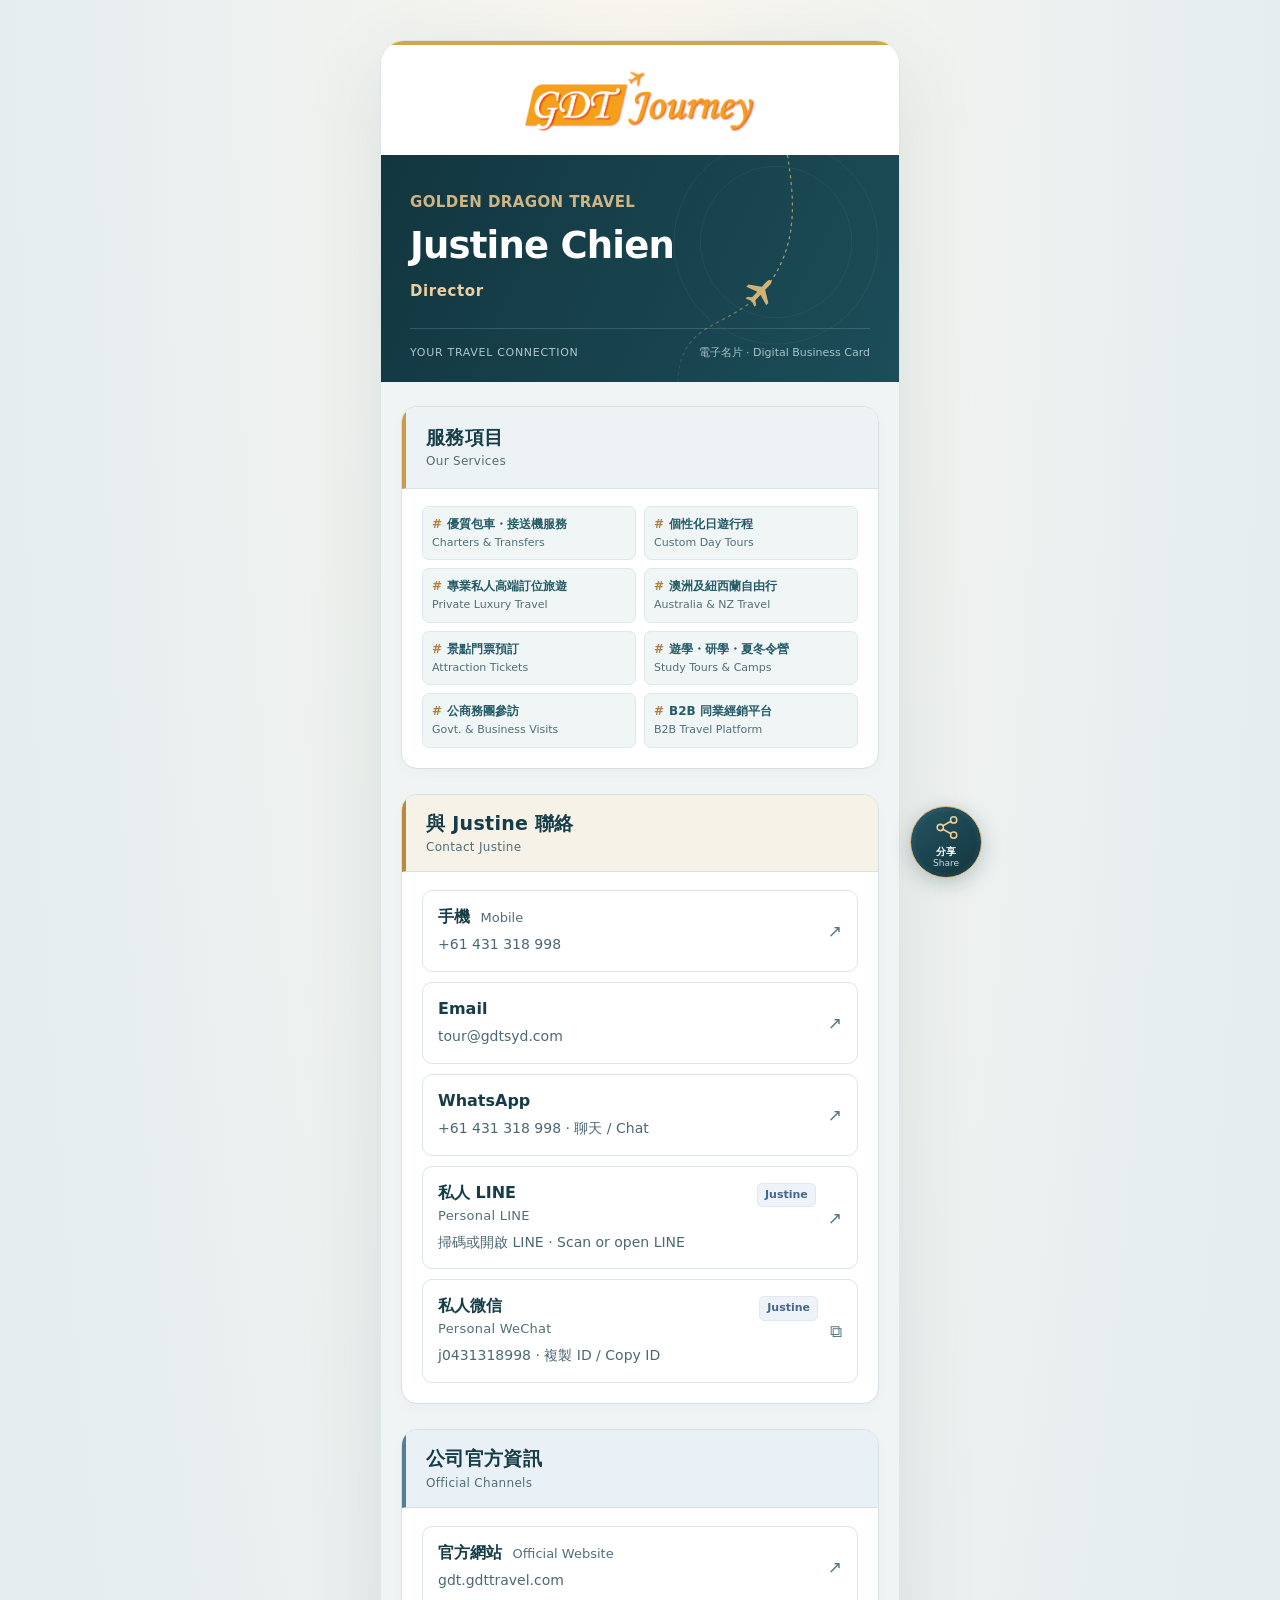
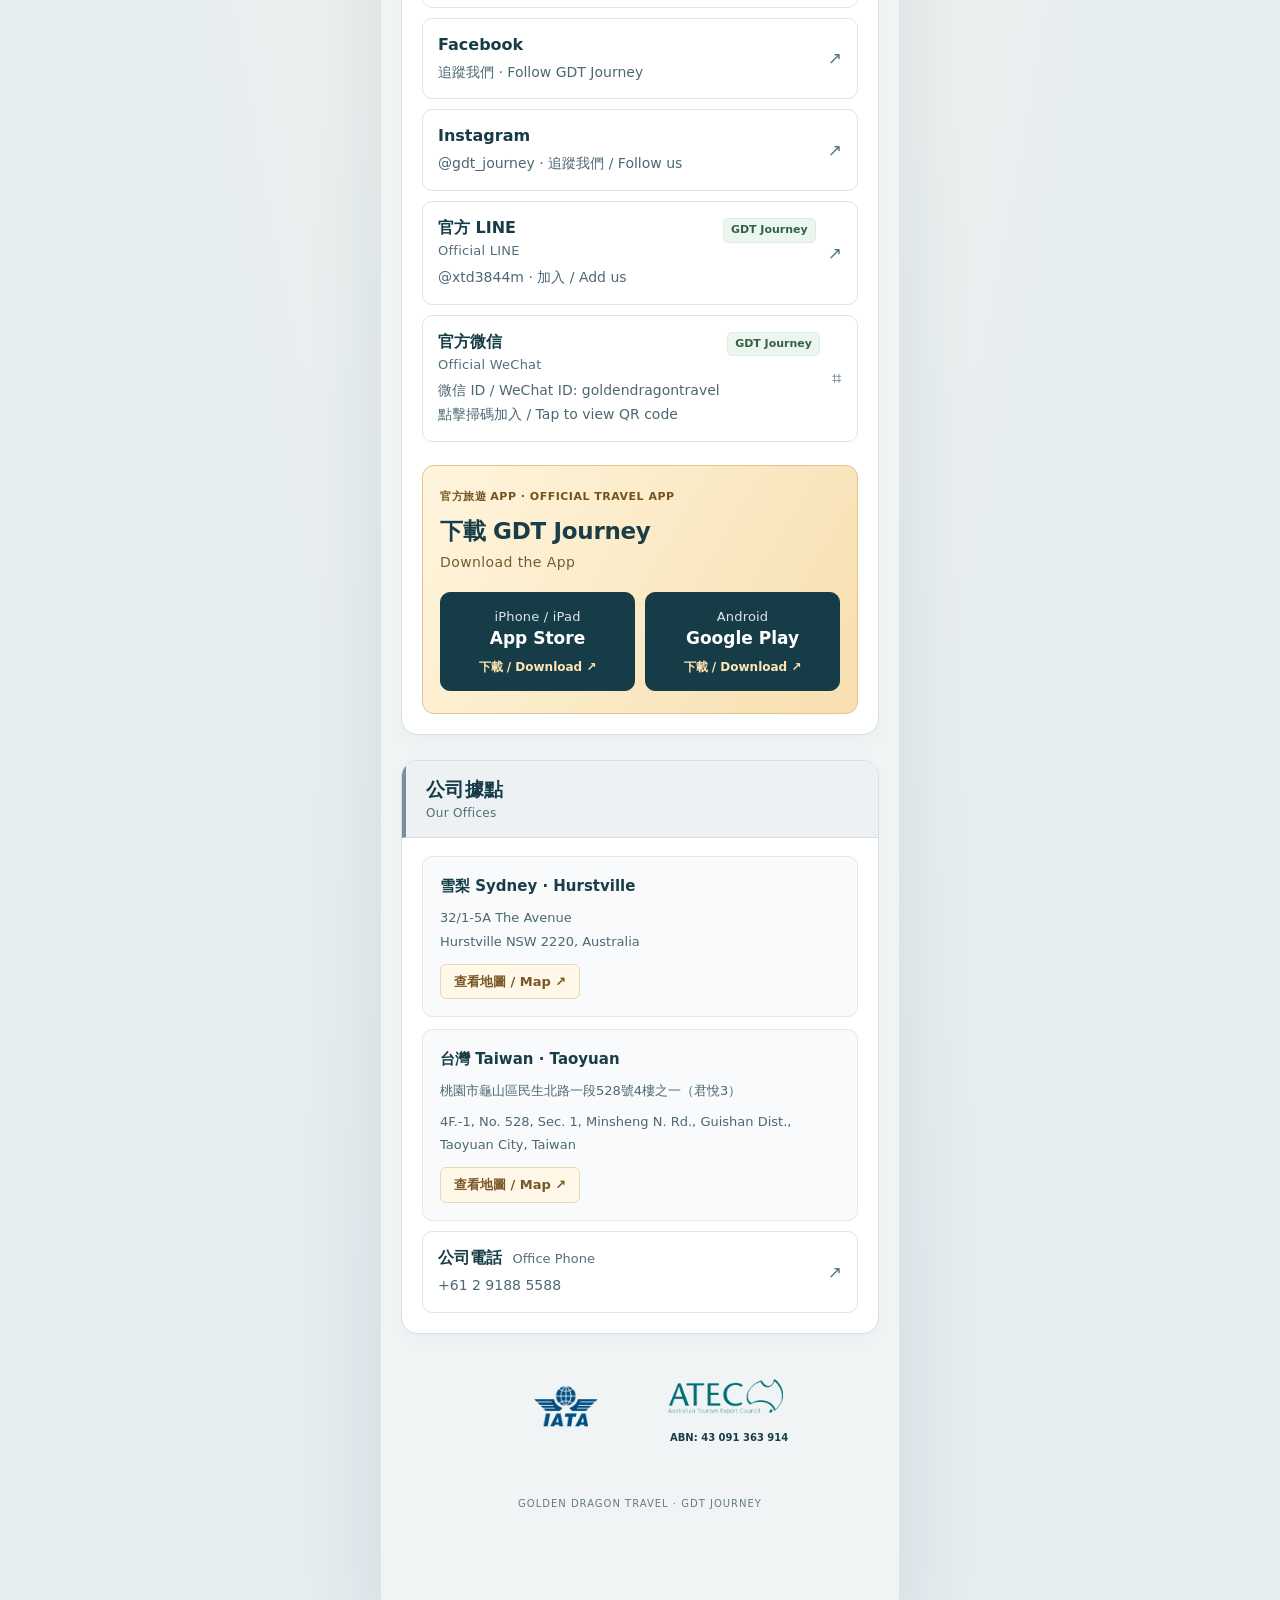
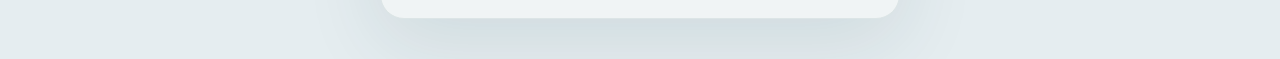
<file: justine/index.html>
<!doctype html>
<html lang="zh-Hant"><head><meta charset="utf-8"><meta name="viewport" content="width=device-width,initial-scale=1"><meta name="theme-color" content="#e69a22"><meta name="description" content="Golden Dragon Travel · Justine Chien 電子名片 / Digital Business Card. Contact, offices and GDT Journey App."><title>Justine Chien｜GDT Journey</title>
<style>
:root{--ink:#173f49;--muted:#5d737b;--gold:#d88d21;--line:#e3eaec;--green:#168442;--blue:#366690}*{box-sizing:border-box}body{margin:0;background:#e8eff1;color:var(--ink);font:15px/1.65 system-ui,-apple-system,"Segoe UI",sans-serif}a{color:inherit;text-decoration:none}button{font:inherit;cursor:pointer}button,a{-webkit-tap-highlight-color:transparent}button:focus-visible,a:focus-visible{outline:3px solid #22839d;outline-offset:4px}.card{width:100%;max-width:500px;margin:32px auto;background:#f5f8f9;border-radius:26px;overflow:hidden;box-shadow:0 22px 70px #123c481a}.top{background:#fff;padding:25px 28px 27px;border-top:6px solid #e4a239;position:relative}.brand{height:100px;overflow:hidden;position:relative;max-width:350px;margin:0 auto 17px}.brand img{width:100%;position:absolute;top:50%;transform:translateY(-50%)}.eyebrow{font-size:10px;color:#916018;letter-spacing:2.8px;text-transform:uppercase}.top h1{font-size:36px;line-height:1.25;letter-spacing:-1px;margin:10px 0 5px}.role{margin:0 0 23px;font-size:14px;font-weight:650}.role span{color:var(--muted);font-weight:400;font-size:12px}.primary{display:flex;align-items:center;justify-content:center;width:100%;padding:13px 15px;min-height:49px;border:0;border-radius:12px;color:white;background:var(--ink);font-weight:650;font-size:14px}.content{padding:22px 20px 8px}.app-feature{padding:23px 20px;background:linear-gradient(130deg,#ffedbf,#f8cf82);border:1px solid #eabc6b;border-radius:18px;margin-bottom:22px;box-shadow:0 6px 18px #c5882010}.app-kicker{display:flex;align-items:center;gap:9px;color:#75470c;font-size:12px;font-weight:700;letter-spacing:1px}.app-symbol{display:inline-grid;place-items:center;width:35px;height:35px;border-radius:10px;background:#e98c18;color:white;font-size:12px;letter-spacing:0}.app-feature h2{font-size:27px;letter-spacing:-.5px;line-height:1.3;margin:13px 0 7px}.app-feature p{font-size:13px;color:#705426;margin:0 0 19px}.downloads{display:grid;grid-template-columns:1fr 1fr;gap:10px}.store{padding:13px 8px;border:1px solid #284b54;border-radius:12px;background:#173f49;color:white;text-align:center;font-size:17px;font-weight:650}.store span{display:block;color:#deeaed;font-size:11px;font-weight:400}.store b{display:block;color:#ffe0a8;font-size:12px;font-weight:600;margin-top:5px}.panel{background:white;border:1px solid var(--line);border-radius:18px;padding:20px 17px;margin-bottom:16px}.section-heading{display:flex;align-items:center;gap:11px;margin-bottom:17px}.section-heading h2{font-size:18px;line-height:1.4;margin:0;font-weight:750}.section-heading p{font-size:12px;color:var(--muted);margin:3px 0 0}.section-number{flex-shrink:0;display:grid;place-items:center;width:32px;height:36px;border-radius:9px;background:#fff4df;color:#946018;font-size:12px;font-weight:750}.quick{display:grid;grid-template-columns:repeat(4,1fr);gap:8px;border-bottom:1px solid #edf1f2;padding-bottom:17px;margin-bottom:13px}.quick a{display:flex;flex-direction:column;align-items:center;gap:6px;font-size:11px;white-space:nowrap}.icon{width:43px;height:43px;display:grid;place-items:center;border-radius:14px;background:#edf4f5;font-size:20px;font-weight:700}.row{display:flex;gap:11px;align-items:center;width:100%;text-align:left;padding:13px 12px;margin:9px 0 0;border:1px solid #e4eaec;background:white;border-radius:12px;min-height:68px;color:var(--ink)}.row>span:nth-child(2){min-width:0;flex:1}.row .mark{flex-shrink:0;width:27px;text-align:center;color:#bb7c22;font-size:21px;font-weight:650}.row strong{display:block;font-size:14px;font-weight:650}.row small{display:block;font-size:12px;color:var(--muted);overflow-wrap:anywhere;margin-top:2px}.arrow{color:#607c87;margin-left:auto;font-size:17px;flex-shrink:0}.company #facebook .mark{color:#2866b1}.line-section{margin:0}.line-section+.line-section{border-top:1px solid var(--line);padding-top:21px;margin-top:23px}.line-section .section-heading{margin:0 0 12px;gap:9px}.line-section .section-heading h2{font-size:15px}.line-section .section-heading p{font-size:11px}.service-icon{display:grid;place-items:center;width:31px;height:31px;border-radius:10px;background:#edf8ef;color:#168442;font-size:17px;font-weight:750;flex-shrink:0}.official-line{border-color:#d6e9dc;background:#f5fbf6}.official-line .mark{color:var(--green)}.personal-line{border-color:#dce6f1;background:#f6f9fd}.personal-line .mark{color:var(--blue)}.badge{display:inline-block;vertical-align:middle;font-size:10px;line-height:1.7;padding:1px 7px;margin-left:5px;border-radius:5px;letter-spacing:.5px;font-weight:650}.official{background:#e0f1e5;color:#21683b}.personal{background:#e5edf8;color:#365e8b}.location{padding:16px;background:#f5f8f9;border:1px solid #e7edef;border-radius:12px;margin-top:11px}.location strong{font-size:15px}.location p{font-size:12px;color:var(--muted);margin:5px 0 10px}.location a{font-size:12px;font-weight:600;display:inline-block;color:#946018;background:#fff3df;border:1px solid #eedfc3;padding:5px 12px;border-radius:7px}.share{background:#fff;border:1px solid #d4dfe3;color:var(--ink);margin-top:23px}.footer{text-align:center;color:#69818a;font-size:10px;letter-spacing:1.5px;padding:7px 15px 25px}#notice{min-height:23px;text-align:center;color:#926019;font-size:12px;margin-top:8px}#wechat-status:empty{display:none}dialog{border:0;border-radius:20px;width:min(350px,90vw);padding:25px;color:var(--ink);text-align:center;box-shadow:0 20px 80px #0003}dialog::backdrop{background:#12333db8}dialog h2{font-size:20px;margin:0}dialog p{font-size:13px}dialog img{display:block;width:240px;max-width:100%;height:auto;margin:18px auto}dialog .close{border:0;background:#edf3f4;color:var(--ink);border-radius:8px;padding:10px 28px}@media(max-width:520px){body{background:#f5f8f9}.card{margin:0 auto;border-radius:0;box-shadow:none}.top{padding:23px 25px}.content{padding:20px 16px 8px}}@media(max-width:360px){.panel{padding:18px 12px}.content{padding-left:12px;padding-right:12px}.top h1{font-size:32px}.role span{font-size:11px}.app-feature{padding:20px 16px}.store{font-size:15px}.row{padding:12px 9px;gap:7px}.row strong{font-size:13px}}@media(prefers-reduced-motion:no-preference){a,button{transition:filter .15s,box-shadow .15s}a:hover,button:hover{filter:brightness(.96)}}

/* Simplified contact rows and company App placement */
.row>span:first-child{min-width:0;flex:1}.row>span.arrow{flex:0 0 auto}.company .app-feature{margin:18px 0 0;padding:20px 16px}.line-section+.line-section{padding-top:14px;margin-top:16px}.role{margin-bottom:0}

/* One bilingual interface */
.en-heading{display:block;font-size:12px;font-weight:500;letter-spacing:.2px;color:var(--muted);margin-top:3px}.en-note{display:block;font-size:11px;line-height:1.6;margin-top:3px}.en-account{display:block;font-size:12px;font-weight:500;color:var(--muted)}.row strong:has(.en-account){position:relative;padding-right:88px}.row strong:has(.en-account)>.badge{position:absolute;right:0;top:2px}.app-feature .en-heading{color:#705426;font-size:15px}.store b{font-size:11px}.app-kicker{font-size:10px;letter-spacing:.3px}.location .en-note{margin-top:7px}.section-heading h2{line-height:1.4}@media(max-width:360px){.row strong:has(.en-account){padding-right:75px}.badge{font-size:9px;padding:1px 5px}.store b{font-size:10px}}

/* Refined brand layout; loaded after base styles. */
:root{--ink:#163d47;--muted:#526b74;--gold:#c8872c;--line:#dce5e8}
body{background:radial-gradient(ellipse at top,#faf7ef 0,#e5edf0 70%);font-family:"Segoe UI","Microsoft JhengHei",system-ui,sans-serif;line-height:1.65}
.card{max-width:520px;margin:40px auto;background:#eff3f4;border-radius:24px;box-shadow:0 22px 80px #173d471c;border:1px solid #dce5e6}
.top{padding:29px 30px 32px;background:linear-gradient(150deg,#fff 48%,#fff9ed);border-top:5px solid #d29a44;border-bottom:1px solid #e7dfcf}
.brand{height:99px;max-width:320px;margin:0 auto 26px}
.eyebrow{color:#82602e;font-size:10px;letter-spacing:2.7px;font-weight:600}
.top h1{font-size:36px;letter-spacing:-1.1px;line-height:1.25;margin:11px 0 8px;font-weight:650}
.role{display:inline-block;margin:0;padding:3px 12px;border:1px solid #e4d5b8;border-radius:6px;background:#fff8e9;color:#7a5727;font-size:12px;letter-spacing:1px;font-weight:600}
.content{padding:24px 20px 8px}
.panel{position:relative;background:#fff;border:1px solid #dbe4e7;border-radius:17px;padding:22px 18px 18px;margin-bottom:20px;box-shadow:0 3px 9px #173d4704}
.section-heading{gap:12px;align-items:center;margin-bottom:19px;padding-bottom:16px;border-bottom:1px solid #e8edef}
.section-number{height:36px;width:29px;border-radius:0;background:transparent;color:#a87b3c;font-size:12px;font-weight:650;border-right:1px solid #dfd1b8;padding-right:9px;letter-spacing:.5px}
.section-heading h2{font-size:18px;font-weight:700;line-height:1.4;letter-spacing:.3px}
.en-heading{color:#62777e;font-size:11px;letter-spacing:.7px;font-weight:450;margin-top:3px}
.row{margin-top:10px;padding:14px 15px;min-height:74px;border:1px solid #dce5e8;border-radius:11px;background:#fcfdfd;gap:12px}
.row strong{font-size:14px;font-weight:650;line-height:1.5}
.row small{font-size:12px;line-height:1.65;color:#526b74;margin-top:4px;overflow-wrap:anywhere}
.en-inline{font-size:12px;font-weight:450;color:#5c747c;margin-left:5px}
.arrow{color:#66818a;font-size:17px;align-self:center;min-width:22px;text-align:right}
.row>span:first-child{min-width:0;flex:1}.row>span.arrow{flex:0 0 auto}
.contact .row:first-of-type{border-left:3px solid #cfa255}
.company .app-feature{margin:22px 0 0;padding:22px 17px 18px;border-radius:13px;border:1px solid #d9b674;background:linear-gradient(135deg,#fff3d4,#f5d99f);box-shadow:none}
.app-kicker{color:#7c571d;letter-spacing:.9px;font-size:9px;font-weight:650}
.app-feature h2{font-size:23px;line-height:1.35;font-weight:700;margin:10px 0 19px;letter-spacing:-.3px}
.app-feature .en-heading{font-size:12px;color:#7c602f;letter-spacing:.4px;margin-top:4px}
.downloads{gap:10px}.store{border-radius:10px;background:#163d47;border:1px solid #163d47;font-size:17px;padding:14px 6px 13px;font-weight:650}
.store span{font-size:10px;color:#dce7e9;letter-spacing:.2px}.store b{font-size:10px;font-weight:550;margin-top:7px;color:#ffe5b2}
.line-section+.line-section{border-top:1px solid #e2e8eb;margin-top:18px;padding-top:8px}
.official-line{background:#f3f9f5;border-color:#d5e6da;border-left:3px solid #69a27b}
.personal-line{background:#f4f7fc;border-color:#d8e3ef;border-left:3px solid #7497bd}
.row strong:has(.en-account){padding-right:90px;position:relative}
.en-account{display:block;font-size:11px;color:#546d77;font-weight:450;letter-spacing:.25px;margin-top:1px}
.badge{font-size:10px;letter-spacing:.1px;border-radius:5px;padding:2px 7px;line-height:1.5;font-weight:550;margin:0}
.row strong:has(.en-account)>.badge{right:0;top:2px}
.official{color:#386548;background:#e1eee4;border:1px solid #d3e4d7}.personal{color:#49698f;background:#e5edf7;border:1px solid #d9e3f1}
.location{background:#f8fafb;border:1px solid #e1e8eb;padding:16px;border-radius:11px;margin-top:12px}
.location strong{font-size:14px;font-weight:650}.location p{font-size:12px;color:#526b74;line-height:1.8;margin:7px 0 11px}.location .en-note{font-size:11px;margin-top:7px;line-height:1.75}
.location a{font-size:11px;color:#795625;background:#fff8e9;border:1px solid #e8d9b9;padding:6px 13px;border-radius:6px;min-height:35px}
.share{background:#173e48;color:white;border:1px solid #173e48;min-height:49px;border-radius:11px;font-size:13px;font-weight:550;letter-spacing:.3px;margin-top:24px}
.footer{color:#657a83;font-size:9px;letter-spacing:1.5px;padding:7px 12px 26px}
dialog .close{min-height:44px;background:#173e48;color:#fff}
@media(hover:hover){.row:hover{background:#f0f5f6;border-color:#9db2ba;filter:none}.store:hover,.share:hover{background:#245563;filter:none}.location a:hover{background:#f9edcf;filter:none}}
@media(prefers-reduced-motion:no-preference){.row,.store,.share{transition:background .15s,border-color .15s}}
@media(max-width:540px){body{background:#eff3f4}.card{border:0;margin:0 auto;border-radius:0;box-shadow:none}.top{padding:25px 25px 29px}.content{padding:21px 16px 8px}}
@media(max-width:360px){.top{padding-left:21px;padding-right:21px}.top h1{font-size:32px}.brand{height:87px;margin-bottom:23px}.content{padding:17px 12px 8px}.panel{padding:19px 13px 15px}.row{padding:13px 11px;gap:7px}.section-heading h2{font-size:17px}.store{font-size:15px}.store b{font-size:9px}.app-kicker{font-size:8px}.row strong:has(.en-account){padding-right:76px}.badge{font-size:9px;padding:2px 5px}.en-inline{font-size:11px}}

.share-actions{display:grid;grid-template-columns:1.2fr 1fr;gap:10px;margin-top:24px}.share-actions .primary{margin:0;flex-direction:column;min-height:66px;padding:12px 8px;font-size:13px;letter-spacing:0}.share-actions .primary span{font-size:11px;font-weight:400;margin-top:2px}.copy-link{background:white;color:#173e48;border:1px solid #b5c7cd}.copy-link:hover{color:white}#share-image-dialog{max-height:90dvh;overflow:auto;width:min(390px,94vw)}#share-image-dialog .designed-share-image{width:240px;max-width:100%;margin:12px auto}#card-link-input{width:100%;padding:12px;border:1px solid #b5c7cd;border-radius:8px;font-size:13px}#share-image-dialog .primary{font-size:13px}

.floating-share{position:fixed;right:max(18px,env(safe-area-inset-right));bottom:calc(22px + env(safe-area-inset-bottom));z-index:20;width:62px;height:62px;border-radius:50%;border:1px solid #cda257;background:#173e48;color:#fff;display:flex;flex-direction:column;align-items:center;justify-content:center;box-shadow:0 5px 20px #143a4940;cursor:pointer;line-height:1.15}.floating-share>span:first-child{font-size:26px}.floating-label{font-size:10px;margin-top:2px;letter-spacing:1px}.footer{padding-bottom:100px}#share-image-dialog{position:relative;width:min(410px,94vw);max-height:92dvh;overflow:auto;padding:23px 18px 18px}#share-image-dialog h2{font-size:18px;padding:0 25px}.share-subtitle{margin:3px 0 12px;color:#5d737b;font-size:11px!important}.share-dismiss{position:absolute;right:9px;top:6px;border:0;background:transparent;color:#173e48;font-size:28px;width:40px;height:40px}#share-image-dialog .designed-share-image{width:auto;max-width:100%;height:min(48dvh,440px);object-fit:contain;margin:10px auto 15px}.dialog-actions{display:grid;grid-template-columns:1fr 1fr;gap:9px}.dialog-actions .primary{display:flex;flex-direction:column;gap:3px;margin:0;min-height:56px;padding:9px 5px;font-size:13px;line-height:1.4}.dialog-actions .primary span{display:block;font-size:10px;font-weight:400}.dialog-actions .copy-link{background:#f4f8f9;color:#173e48;border:1px solid #b5c7cd}.save-image{display:inline-block;margin-top:8px;padding:7px 15px;color:#567079;font-size:11px}#share-feedback{font-size:12px;line-height:1.5;margin:10px 0 0}#share-feedback:empty{display:none}@media(min-width:700px){.floating-share{right:max(24px,calc((100vw - 520px)/2 - 82px))}}

/* Brand cover */
.top.cover{padding:0;background:#fff;border-top:4px solid #d4a34e;border-bottom:0;overflow:hidden}.cover-brand{padding:20px 27px 18px;display:flex;flex-direction:column;align-items:center;background:#fff}.cover-brand .brand{width:260px;max-width:85%;height:72px;margin:0 auto 8px}.cover-company{font-size:9px;color:#8a642b;letter-spacing:2.5px;font-weight:550}.cover-profile{position:relative;isolation:isolate;overflow:hidden;background:linear-gradient(115deg,#123640,#1c4d58);color:#fff;padding:24px 29px 20px;min-height:250px}.cover-art{position:absolute;inset:0;width:100%;height:100%;object-fit:cover;z-index:-1;pointer-events:none}.cover-route{display:inline-flex;align-items:center;gap:13px;border:1px solid #dcb77866;border-radius:30px;padding:5px 12px;color:#edcea0;font-size:9px;letter-spacing:1.6px;font-weight:600;background:#12333d66}.cover-route span{font-size:14px;line-height:1}.cover-identity{margin:29px 0 24px}.cover-intro{margin:0 0 8px;color:#b3c9ce;font-size:9px;letter-spacing:2px}.cover .top h1,.cover h1{font-size:37px;letter-spacing:-.8px;font-weight:650;color:#fff;line-height:1.2;margin:0 0 11px}.cover .role{padding:0;border:0;background:none;color:#edcea0;font-size:12px;letter-spacing:.6px;font-weight:450;margin:0}.cover .role-divider{color:#6c9199;font-size:12px;margin:0 9px}.cover-bottom{display:flex;justify-content:space-between;align-items:center;gap:12px;padding-top:15px;border-top:1px solid #ffffff24;font-size:10px;color:#c6d9dc}.cover-caption{font-size:9px;color:#a9c3c9;text-align:right}@media(max-width:360px){.cover-brand{padding:18px 20px 15px}.cover-brand .brand{height:66px;width:235px}.cover-profile{padding:22px 23px 18px;min-height:240px}.cover h1{font-size:33px}.cover-caption{font-size:8px}.cover-bottom{font-size:9px}}
/* Bold, readable typography */
body,button,input,a,p,span,small,strong,b,h1,h2,footer{font-weight:700!important}
.row strong{font-size:16px}.row small{font-size:14px;line-height:1.65}
.en-inline,.en-account,.en-heading{font-size:13px!important;line-height:1.6}
.section-heading h2{font-size:19px}.badge{font-size:11px;padding:3px 7px}
.row strong:has(.en-account){padding-right:103px}
.location strong{font-size:16px}.location p,.location .en-note{font-size:14px;line-height:1.8}.location a{font-size:13px}
.cover-company,.cover-route,.cover-intro{font-size:11px}.cover .role{font-size:15px}.cover-bottom,.cover-caption{font-size:12px}
.app-kicker{font-size:11px}.store span{font-size:13px}.store b{font-size:12px}.store{font-size:18px}
.footer{font-size:11px;letter-spacing:.8px}.dialog-actions .primary{font-size:15px}.dialog-actions .primary span,.share-subtitle{font-size:12px!important}.save-image{font-size:13px}.floating-label{font-size:11px}
@media(max-width:360px){.row strong:has(.en-account){padding-right:0}.row strong:has(.en-account)>.badge{position:static;display:inline-block;margin-top:5px}.cover-bottom{align-items:flex-start;flex-direction:column;gap:5px}.cover-caption{text-align:left}.store{font-size:16px}.store b{font-size:11px}.cover-company{letter-spacing:1.5px}.cover-intro{letter-spacing:1px}.row{padding:14px 11px}}.cover-brand .brand{margin-bottom:0}.cover-identity{margin-top:12px}.cover-profile{min-height:220px}
.cover-bottom>span:first-child{font-size:9px;letter-spacing:1px;color:#afc6cc}.cover-intro{font-size:10px;letter-spacing:1.7px;color:#cfb586}.cover-art{opacity:1}.cover-bottom{position:relative}.cover-identity{position:relative}@media(max-width:360px){.cover-intro{font-size:9px;letter-spacing:1.1px}.cover-bottom>span:first-child{font-size:9px}}
.cover .cover-intro{font-size:15px;letter-spacing:.4px;line-height:1.5;margin-bottom:10px}@media(max-width:360px){.cover .cover-intro{font-size:15px;letter-spacing:0}}
.services{border-top:3px solid #cda257}.service-list{list-style:none;margin:0;padding:0;display:grid;grid-template-columns:1fr 1fr;column-gap:18px;row-gap:0}.service-list li{position:relative;padding:13px 0 14px 12px;border-top:1px solid #e6edef;min-width:0}.service-list li:nth-child(-n+2){border-top:0;padding-top:0}.service-list li:before{content:"";position:absolute;left:0;top:21px;width:3px;height:15px;border-radius:2px;background:#cda257}.service-list li:nth-child(-n+2):before{top:7px}.service-list strong{display:block;font-size:14px;line-height:1.65}.service-list li>span{display:block;font-size:12px;color:#526b74;line-height:1.65;margin-top:5px;overflow-wrap:anywhere}.memberships{margin-top:20px}.member-logos{display:grid;grid-template-columns:1fr 1fr;align-items:start;gap:18px}.member-logos figure{margin:0;text-align:center;min-width:0}.member-logo{height:100px;display:flex;align-items:center;justify-content:center;padding:8px;background:#fff}.member-logo img{max-width:100%;max-height:84px;width:auto;height:auto;object-fit:contain}.member-logos figcaption{font-size:12px;color:#526b74;letter-spacing:1px;margin-top:7px}.member-logos figure+figure{border-left:1px solid #e6edef;padding-left:18px}@media(max-width:360px){.service-list{grid-template-columns:1fr}.service-list li:nth-child(2){border-top:1px solid #e6edef;padding-top:13px}.service-list li:nth-child(2):before{top:21px}.member-logo{height:80px;padding:4px}.member-logo img{max-height:70px}.member-logos{gap:12px}.member-logos figure+figure{padding-left:12px}}
.member-logos .abn-number{font-size:12px;letter-spacing:0;white-space:nowrap;margin-top:10px;color:#173e48}@media(max-width:360px){.member-logos .abn-number{font-size:10px}}
/* Final information hierarchy: content and links retained. */
body{font-weight:500!important;color:#193e49}
p,span,small,a,input,button,footer{font-weight:500!important}
strong,b,h1,h2{font-weight:700!important}
.card{max-width:520px;background:#f0f4f5}.content{padding:24px 20px 8px}
.panel{padding:23px 20px 20px;margin-bottom:20px;border:1px solid #dce5e8;border-radius:16px;box-shadow:0 3px 12px #193e4904;background:#fff}
.section-heading{padding-bottom:15px;margin-bottom:17px;gap:0;border-bottom:1px solid #e5ecef}.section-number{display:none}
.section-heading h2{font-size:19px;letter-spacing:.3px}.section-heading .en-heading{font-size:13px!important;font-weight:500!important;letter-spacing:.3px;color:#526e78;margin-top:3px}
.row{padding:14px 15px;min-height:78px;border-radius:10px;border-color:#dce5e8;background:#fff;margin-top:10px}
.row strong{font-size:16px;font-weight:650!important;line-height:1.5}.row small{font-size:14px;line-height:1.7;font-weight:500!important;color:#4c6873;margin-top:4px}
.en-inline{font-size:13px!important;font-weight:500!important;color:#526e78}.en-account{font-size:13px!important;font-weight:500!important;color:#526e78}
.arrow{font-weight:500!important;color:#547481}.contact .row:first-of-type{border-left:1px solid #dce5e8}
.official-line,.personal-line{background:#fff;border:1px solid #dce5e8}
.official,.personal{font-size:11px;font-weight:600!important;letter-spacing:0;padding:3px 7px}
.official{color:#326345;background:#edf5ef;border-color:#deebe2}.personal{color:#45678c;background:#eef3f9;border-color:#e1e8f2}
.line-section+.line-section{margin-top:19px;padding-top:9px;border-top:1px solid #dfe8eb}
.services{border-top:1px solid #dce5e8}.service-list{display:block;padding:0;margin:0;list-style:none}
.service-list li,.service-list li:nth-child(-n+2){padding:13px 0;border:0;border-bottom:1px solid #e8eef0;min-width:0}
.service-list li:first-child{padding-top:0}.service-list li:last-child{border-bottom:0;padding-bottom:0}.service-list li:before{display:none}
.service-list strong{font-size:15px;font-weight:650!important;line-height:1.6}.service-list li>span{display:block;font-size:13px;line-height:1.7;color:#526e78;margin-top:4px;font-weight:500!important}
.company .app-feature{padding:22px 17px;margin-top:23px;background:linear-gradient(120deg,#fff5dd,#f7dfb0);border:1px solid #e2c48f;border-radius:12px}
.app-kicker{font-size:11px;font-weight:650!important;letter-spacing:.5px;color:#745321}.app-feature h2{font-size:23px;margin:10px 0 18px}.app-feature .en-heading{font-size:14px!important;font-weight:500!important;color:#745c34}
.store{font-size:17px;font-weight:650!important;line-height:1.5;padding:14px 7px;border-radius:10px}.store span{font-size:13px;font-weight:500!important}.store b{font-size:12px;font-weight:600!important;margin-top:6px}
.location{background:#f8fafb;border:1px solid #e2e9ec;padding:17px;border-radius:10px}.location strong{font-size:15px;font-weight:650!important}.location p,.location .en-note{font-size:13px;font-weight:500!important;line-height:1.8;color:#4c6873}.location a{font-size:13px;font-weight:600!important}
.memberships{padding:20px;margin-top:25px;border:0;background:transparent;box-shadow:none}.member-logo{background:transparent;height:83px;padding:6px}.member-logo img{max-height:70px}.member-logos figure+figure{border-color:#d4e0e4}.member-logos .abn-number{font-size:12px;font-weight:600!important}
.cover h1{font-size:37px;font-weight:700!important}.cover .cover-intro,.cover .role{font-size:15px;font-weight:650!important}.cover-bottom span{font-size:11px!important;font-weight:500!important}.cover-bottom>span:first-child{letter-spacing:.7px}.footer{font-size:10px;font-weight:500!important;line-height:1.8;letter-spacing:1px;padding-bottom:105px}
.floating-share{width:62px;height:62px;border:1px solid #cda257;background:#173e48}.floating-label{font-size:11px;font-weight:650!important}
.dialog-actions .primary{font-size:15px;font-weight:650!important}.dialog-actions .primary span{font-size:12px;font-weight:500!important}
@media(max-width:540px){.content{padding:21px 16px 8px}}@media(max-width:360px){.content{padding:18px 12px 8px}.panel{padding:21px 15px 17px}.row{padding:14px 12px}.cover h1{font-size:33px}.store{font-size:16px}.store b{font-size:11px}.member-logos .abn-number{font-size:10px}}

/* Distinct sections and featured services */
.panel{margin-bottom:25px;border:1px solid #d4e0e4;box-shadow:0 5px 16px #173e4806;padding-top:0;overflow:hidden}
.panel>.section-heading{margin:0 -20px 18px;padding:15px 20px 14px;background:#e9f0f2;border-bottom:1px solid #d6e2e6;border-left:4px solid #426977}
.panel>.section-heading h2{color:#163d47;font-size:19px}.panel>.section-heading .en-heading{color:#506e79;font-size:12px!important;margin-top:2px}
.panel.contact>.section-heading{border-left-color:#b98a3c;background:#f7f2e8}
.panel.messaging>.section-heading{border-left-color:#638b78;background:#edf4f0}
.panel.company>.section-heading{border-left-color:#527f92;background:#eaf1f6}
.panel.offices>.section-heading{border-left-color:#78909b;background:#edf1f3}
.panel.services{background:#fffaf0;border:1px solid #dfc18a;padding-bottom:19px}
.panel.services>.section-heading{background:#193f49;border-left-color:#d3a457;border-bottom:0;margin-bottom:17px;padding-top:17px;padding-bottom:16px}
.panel.services>.section-heading h2{color:#fff}.panel.services>.section-heading .en-heading{color:#e6c997}
.service-list{display:grid;grid-template-columns:1fr 1fr;gap:11px;counter-reset:service}
.service-list li,.service-list li:nth-child(-n+2),.service-list li:first-child,.service-list li:last-child{position:relative;padding:16px 12px 14px;border:1px solid #eadabd;border-top:3px solid #d1a45c;border-radius:8px;background:#fff;min-width:0}
.service-list li:before{display:none}.service-list strong{font-size:14px;line-height:1.6;color:#193f49}.service-list li>span{font-size:12px;line-height:1.6;margin-top:6px;color:#566f77}
.memberships{background:transparent;border:0;box-shadow:none;margin-top:5px;margin-bottom:8px;padding:10px 35px;overflow:visible}
.member-logos{max-width:280px;margin:0 auto;gap:20px;align-items:center}
.member-logo{height:56px;padding:4px}.member-logo img{max-width:115px;max-height:48px}.member-logos figure+figure{padding-left:20px;border:0}.member-logos .abn-number{font-size:10px;margin-top:5px}.footer{padding-top:0}
@media(max-width:540px){.panel>.section-heading{margin-left:-20px;margin-right:-20px}}
@media(max-width:360px){.panel>.section-heading{margin-left:-15px;margin-right:-15px;padding-left:15px;padding-right:15px}.service-list{gap:8px}.service-list li,.service-list li:nth-child(-n+2),.service-list li:first-child,.service-list li:last-child{padding:13px 9px 12px}.service-list strong{font-size:14px}.service-list li>span{font-size:12px}.memberships{padding:8px 10px}.member-logo img{max-width:100px}.member-logos .abn-number{font-size:9px}}
#share-image-dialog{padding-top:43px}.floating-share{width:66px;height:66px}.floating-share>span:first-child{font-size:23px}.floating-label{display:flex;flex-direction:column;gap:1px;font-size:10px;line-height:1.1;letter-spacing:0}.floating-label span{font-size:9px}.dialog-actions .primary{font-size:13px;min-height:60px}.dialog-actions .primary span{font-size:11px}.floating-share{width:72px;height:72px;background:linear-gradient(145deg,#245562,#12343e);border:1px solid #d5b274;box-shadow:0 5px 20px #143a4940,inset 0 0 0 4px #ffffff07;gap:4px}.floating-share .share-symbol{color:#edcf98;flex-shrink:0}.floating-share .floating-label{color:#fff;gap:2px}.floating-share .floating-label span{color:#c7d9df}@media(hover:hover){.floating-share:hover{background:linear-gradient(145deg,#2e6572,#173e48);box-shadow:0 7px 24px #143a4955,inset 0 0 0 4px #ffffff0a}}/* Compact bilingual service tags */
.panel.services{background:#fff;border:1px solid #d4e0e4;padding-bottom:20px}
.panel.services>.section-heading{background:#edf3f4;border-left-color:#c99b50;border-bottom:1px solid #d6e2e6}
.panel.services>.section-heading h2{color:#173e48}.panel.services>.section-heading .en-heading{color:#526e78}
.service-list{display:flex;flex-wrap:wrap;gap:8px;align-items:flex-start}
.service-list li,.service-list li:nth-child(-n+2),.service-list li:first-child,.service-list li:last-child{display:inline-flex;flex-direction:column;max-width:100%;padding:7px 10px;border:1px solid #dce8e9;border-radius:7px;background:#f0f6f6;min-width:0}
.service-list strong{display:block;font-size:12px;line-height:1.5;color:#265c68;font-weight:650!important}
.service-list strong:before{content:'#';margin-right:5px;color:#ad813d;font-weight:700}
.service-list li>span{display:block;font-size:11px;line-height:1.5;color:#526e78;margin:2px 0 0;font-weight:500!important;overflow-wrap:anywhere}
@media(max-width:360px){.service-list{gap:7px}.service-list li,.service-list li:nth-child(-n+2),.service-list li:first-child,.service-list li:last-child{padding:6px 9px}.service-list strong{font-size:12px}.service-list li>span{font-size:11px}}.service-list{display:grid;grid-template-columns:minmax(0,1fr) minmax(0,1fr);gap:8px}.service-list li,.service-list li:nth-child(-n+2),.service-list li:first-child,.service-list li:last-child{display:flex;width:100%;padding:8px 9px;justify-content:center}.service-list strong{font-size:12px;line-height:1.5}.service-list li>span{font-size:11px;line-height:1.5}@media(max-width:360px){.service-list{gap:6px}.service-list li,.service-list li:nth-child(-n+2),.service-list li:first-child,.service-list li:last-child{padding:7px}.service-list strong{font-size:11px}.service-list li>span{font-size:10px}}</style></head><body><main class="card"><header class="top cover"><div class="cover-brand"><div class="brand"><img src="assets/logo.png" alt="GDT Journey"></div></div><div class="cover-profile"><svg class="cover-art" viewBox="0 0 520 300" fill="none" aria-hidden="true"><circle cx="440" cy="115" r="135" stroke="#FFFFFF" stroke-opacity=".07"/><circle cx="440" cy="115" r="100" stroke="#FFFFFF" stroke-opacity=".07"/><defs><linearGradient id="flight-fade" x1="0" y1="0" x2="0" y2="300" gradientUnits="userSpaceOnUse"><stop offset="0" stop-color="#E4BE7B" stop-opacity=".65"/><stop offset=".55" stop-color="#E4BE7B" stop-opacity=".72"/><stop offset=".78" stop-color="#E4BE7B" stop-opacity=".3"/><stop offset="1" stop-color="#E4BE7B" stop-opacity=".06"/></linearGradient></defs><path d="M310 300C312 237 352 229 385 209C418 190 436 168 448 140C468 94 462 44 455 0" stroke="url(#flight-fade)" stroke-width="1.6" stroke-dasharray="3 6" stroke-linecap="round"/><g transform="translate(420 180) rotate(43) scale(1)"><path d="M0-19C2-19 3-17 3-14V-5L18 5V9L3 4V14L8 18V21L0 18-8 21V18L-3 14V4L-18 9V5L-3-5V-14C-3-17-2-19 0-19Z" fill="#E4BE7B" fill-opacity=".9" stroke-linejoin="round"/></g></svg><div class="cover-identity"><p class="cover-intro">GOLDEN DRAGON TRAVEL</p><h1>Justine Chien</h1><p class="role">Director</p></div><div class="cover-bottom"><span>YOUR TRAVEL CONNECTION</span><span class="cover-caption">電子名片 · Digital Business Card</span></div></div></header><div class="content"><section class="panel services" aria-labelledby="services-title"><div class="section-heading"><div><h2 id="services-title">服務項目<span class="en-heading" lang="en">Our Services</span></h2></div></div><ul class="service-list"><li><strong>優質包車・接送機服務</strong><span lang="en">Charters &amp; Transfers</span></li><li><strong>個性化日遊行程</strong><span lang="en">Custom Day Tours</span></li><li><strong>專業私人高端訂位旅遊</strong><span lang="en">Private Luxury Travel</span></li><li><strong>澳洲及紐西蘭自由行</strong><span lang="en">Australia &amp; NZ Travel</span></li><li><strong>景點門票預訂</strong><span lang="en">Attraction Tickets</span></li><li><strong>遊學・研學・夏冬令營</strong><span lang="en">Study Tours &amp; Camps</span></li><li><strong>公商務團參訪</strong><span lang="en">Govt. &amp; Business Visits</span></li><li><strong>B2B 同業經銷平台</strong><span lang="en">B2B Travel Platform</span></li></ul></section><section class="panel contact"><div class="section-heading"><span class="section-number">01</span><div><h2>與 Justine 聯絡<span class="en-heading" lang="en">Contact Justine</span></h2></div></div><a class="row" href="tel:+61431318998"><span><strong>手機 <span class="en-inline" lang="en">Mobile</span></strong><small>+61 431 318 998</small></span><span class="arrow">↗</span></a><a class="row" href="mailto:tour@gdtsyd.com"><span><strong>Email</strong><small>tour@gdtsyd.com</small></span><span class="arrow">↗</span></a><a class="row" href="https://wa.me/61431318998" target="_blank" rel="noopener"><span><strong>WhatsApp</strong><small>+61 431 318 998 · 聊天 / Chat</small></span><span class="arrow">↗</span></a><button class="row personal-line" type="button" onclick="document.getElementById('personal-line-dialog').showModal()"><span><strong>私人 LINE <span class="en-account" lang="en">Personal LINE</span><span class="badge personal">Justine</span></strong><small>掃碼或開啟 LINE · Scan or open LINE</small></span><span class="arrow">↗</span></button><button class="row personal-line" onclick="copyPrivateWechat()"><span><strong>私人微信 <span class="en-account" lang="en">Personal WeChat</span><span class="badge personal">Justine</span></strong><small>j0431318998 · 複製 ID / Copy ID</small></span><span class="arrow">⧉</span></button><p id="wechat-status" role="status" style="font-size:12px;color:#647780;margin:6px 0"></p></section><section class="panel company"><div class="section-heading"><span class="section-number">02</span><div><h2>公司官方資訊<span class="en-heading" lang="en">Official Channels</span></h2></div></div><a class="row" href="https://gdt.gdttravel.com" target="_blank" rel="noopener"><span><strong>官方網站 <span class="en-inline" lang="en">Official Website</span></strong><small>gdt.gdttravel.com</small></span><span class="arrow">↗</span></a><a class="row" id="facebook" href="assets/facebook.jpg"><span><strong>Facebook</strong><small>追蹤我們 · Follow GDT Journey</small></span><span class="arrow">↗</span></a><a class="row" id="instagram" href="https://www.instagram.com/gdt_journey/" target="_blank" rel="noopener"><span><strong>Instagram</strong><small>@gdt_journey · 追蹤我們 / Follow us</small></span><span class="arrow">↗</span></a><a class="row official-line" id="line" href="assets/line.jpg"><span><strong>官方 LINE <span class="en-account" lang="en">Official LINE</span><span class="badge official">GDT Journey</span></strong><small>@xtd3844m · 加入 / Add us</small></span><span class="arrow">↗</span></a><button class="row official-line" onclick="showQR('官方微信 / Official WeChat','wechat','請用微信掃描 / Scan with WeChat · ID: goldendragontravel')"><span><strong>官方微信 <span class="en-account" lang="en">Official WeChat</span><span class="badge official">GDT Journey</span></strong><small>微信 ID / WeChat ID: goldendragontravel<br>點擊掃碼加入 / Tap to view QR code</small></span><span class="arrow">⌗</span></button><section class="app-feature" aria-labelledby="app-title"><div class="app-kicker">官方旅遊 APP · OFFICIAL TRAVEL APP</div><h2 id="app-title">下載 GDT Journey<span class="en-heading" lang="en">Download the App</span></h2><div class="downloads"><a class="store" id="app-store" href="assets/app-store.jpg"><span>iPhone / iPad</span>App Store <b>下載 / Download ↗</b></a><a class="store" id="google-play" href="assets/google-play.jpg"><span>Android</span>Google Play <b>下載 / Download ↗</b></a></div></section></section><section class="panel offices"><div class="section-heading"><span class="section-number">04</span><div><h2>公司據點<span class="en-heading" lang="en">Our Offices</span></h2></div></div><div class="location"><strong>雪梨 Sydney · Hurstville</strong><p>32/1-5A The Avenue<br>Hurstville NSW 2220, Australia</p><a href="https://www.google.com/maps/search/?api=1&amp;query=32%2F1-5A%20The%20Avenue%20Hurstville%20NSW%202220" target="_blank" rel="noopener">查看地圖 / Map ↗</a></div><div class="location"><strong>台灣 Taiwan · Taoyuan</strong><p>桃園市龜山區民生北路一段528號4樓之一（君悅3）<span class="en-note" lang="en">4F.-1, No. 528, Sec. 1, Minsheng N. Rd., Guishan Dist., Taoyuan City, Taiwan</span></p><a href="https://www.google.com/maps/search/?api=1&amp;query=桃園市龜山區民生北路一段528號" target="_blank" rel="noopener">查看地圖 / Map ↗</a></div><a class="row" href="tel:+61291885588"><span><strong>公司電話 <span class="en-inline" lang="en">Office Phone</span></strong><small>+61 2 9188 5588</small></span><span class="arrow">↗</span></a></section><section class="panel memberships" aria-label="IATA and ATEC"><div class="member-logos"><figure><div class="member-logo"><img src="assets/iata.png" alt="IATA — International Air Transport Association" loading="lazy"></div></figure><figure><div class="member-logo"><img src="assets/atec.png" alt="ATEC — Australian Tourism Export Council" loading="lazy"></div><figcaption class="abn-number">ABN: 43 091 363 914</figcaption></figure></div></section><div id="notice" role="status"></div></div><footer class="footer">GOLDEN DRAGON TRAVEL · GDT JOURNEY</footer></main><dialog id="qr"><h2 id="qrTitle"></h2><img id="qrImage" alt="微信 QR Code / WeChat QR code"><p id="qrHelp"></p><button class="close" onclick="document.getElementById('qr').close()">關閉 / Close</button></dialog><script>const destinations={
 'google-play':'https://play.google.com/store/apps/details?id=com.goldendragon.gdtjourney&pcampaignid=web_share',
 'app-store':'https://apps.apple.com/us/app/gdt-journey/id6502626351',
 facebook:'https://www.facebook.com/GoldenDragon/',
 line:'https://line.me/ti/p/%40xtd3844m'
};
for(const [id,url] of Object.entries(destinations)){const element=document.getElementById(id);element.href=url;element.target='_blank';element.rel='noopener'}
</script><script>
async function copyPrivateWechat(){const id='j0431318998';const status=document.getElementById('wechat-status');try{if(!navigator.clipboard)throw Error('Clipboard unavailable');await navigator.clipboard.writeText(id);status.textContent='已複製 / Copied. Search this ID in WeChat: '+id}catch{status.textContent='請複製 ID 到微信搜尋 / Copy this ID and search in WeChat: '+id}}
function showQR(title,file,help='請使用對應 App 掃碼 / Scan with the relevant app'){document.getElementById('qrTitle').textContent=title;document.getElementById('qrImage').src='assets/'+file+'.jpg';document.getElementById('qrHelp').textContent=help;document.getElementById('qr').showModal()}
document.getElementById('qr').addEventListener('click',e=>{if(e.target===e.currentTarget)e.currentTarget.close()});
</script><button class="floating-share" type="button" onclick="offerShareImage()" aria-label="出示 QR Code 或分享名片 / Show QR code or share card"><svg class="share-symbol" width="25" height="25" viewBox="0 0 28 28" fill="none" aria-hidden="true"><path d="M10 12L19 7M10 16L19 21" stroke="currentColor" stroke-width="1.7" stroke-linecap="round"/><circle cx="7" cy="14" r="3.5" stroke="currentColor" stroke-width="1.7"/><circle cx="22" cy="5.5" r="3.5" stroke="currentColor" stroke-width="1.7"/><circle cx="22" cy="22.5" r="3.5" stroke="currentColor" stroke-width="1.7"/></svg><span class="floating-label">分享<span lang="en">Share</span></span></button><dialog id="share-image-dialog" aria-label="分享名片 / Share Card"><button class="share-dismiss" type="button" onclick="this.closest('dialog').close()" aria-label="關閉 / Close">×</button><img class="designed-share-image" src="assets/justine-share-card.png" alt="Justine Chien 名片 QR Code / Scan for Justine’s card"><div class="dialog-actions"><button class="primary" onclick="shareCard()">分享名片 QR Code<span lang="en">Share QR Card</span></button><button class="primary copy-link" onclick="shareCardLink()">分享名片連結<span lang="en">Share Card Link</span></button></div><p id="share-feedback" role="status"></p><a class="save-image" href="assets/justine-share-card.png" download="Justine-GDT-business-card.png">儲存圖片 / Save Image</a></dialog><dialog id="copy-link-dialog"><h2>名片連結 / Card Link</h2><p>請複製下方網址 / Copy the URL below</p><input id="card-link-input" aria-label="名片連結 / Card URL" readonly><p><button class="close" onclick="this.closest('dialog').close()">關閉 / Close</button></p></dialog><script>const cardPublicURL='https://gdtsyd.github.io/business-card/justine/';
function offerShareImage(){const d=document.getElementById('share-image-dialog');document.getElementById('share-feedback').textContent='';if(!d.open)d.showModal()}
async function shareCard(){
 const status=document.getElementById('notice');
 if(location.protocol==='file:'){document.getElementById('share-feedback').textContent='請點「儲存圖片」後分享 / Save the image below to share.';return}
 try{
  const response=await fetch('assets/justine-share-card.png');if(!response.ok)throw Error('Image unavailable');
  const file=new File([await response.blob()],'Justine-GDT-business-card.png',{type:'image/png'});
  if(navigator.canShare&&navigator.canShare({files:[file]})){await navigator.share({files:[file],title:'Justine Chien · GDT Journey'});return}
  document.getElementById('share-feedback').textContent='此瀏覽器請儲存圖片後分享 / Save the image below to share.';
 }catch(e){if(e.name!=='AbortError')document.getElementById('share-feedback').textContent='請儲存圖片後分享 / Save the image below to share.'}
}
async function copyCardLink(){
 const status=document.getElementById('share-feedback');
 try{await navigator.clipboard.writeText(cardPublicURL);status.textContent='名片連結已複製 / Card link copied'}
 catch{const input=document.getElementById('card-link-input');input.value=cardPublicURL;document.getElementById('copy-link-dialog').showModal();input.focus();input.select()}
}
</script><script>async function shareCardLink(){
 if(navigator.share && location.protocol!=='file:'){
  try{await navigator.share({title:'Justine Chien · GDT Journey',url:cardPublicURL});return}
  catch(e){if(e.name==='AbortError')return}
 }
 await copyCardLink();
}</script><dialog id="personal-line-dialog" aria-labelledby="personal-line-title"><h2 id="personal-line-title">私人 LINE · Justine</h2><p>掃描加入好友 / Scan to add on LINE</p><img src="assets/personal-line.png" alt="Justine 私人 LINE QR Code"><a class="primary" href="https://line.me/ti/p/hdZSjGxC4U" target="_blank" rel="noopener">開啟 LINE / Open LINE</a><p><button class="close" onclick="this.closest('dialog').close()">關閉 / Close</button></p></dialog></body></html>
</file>
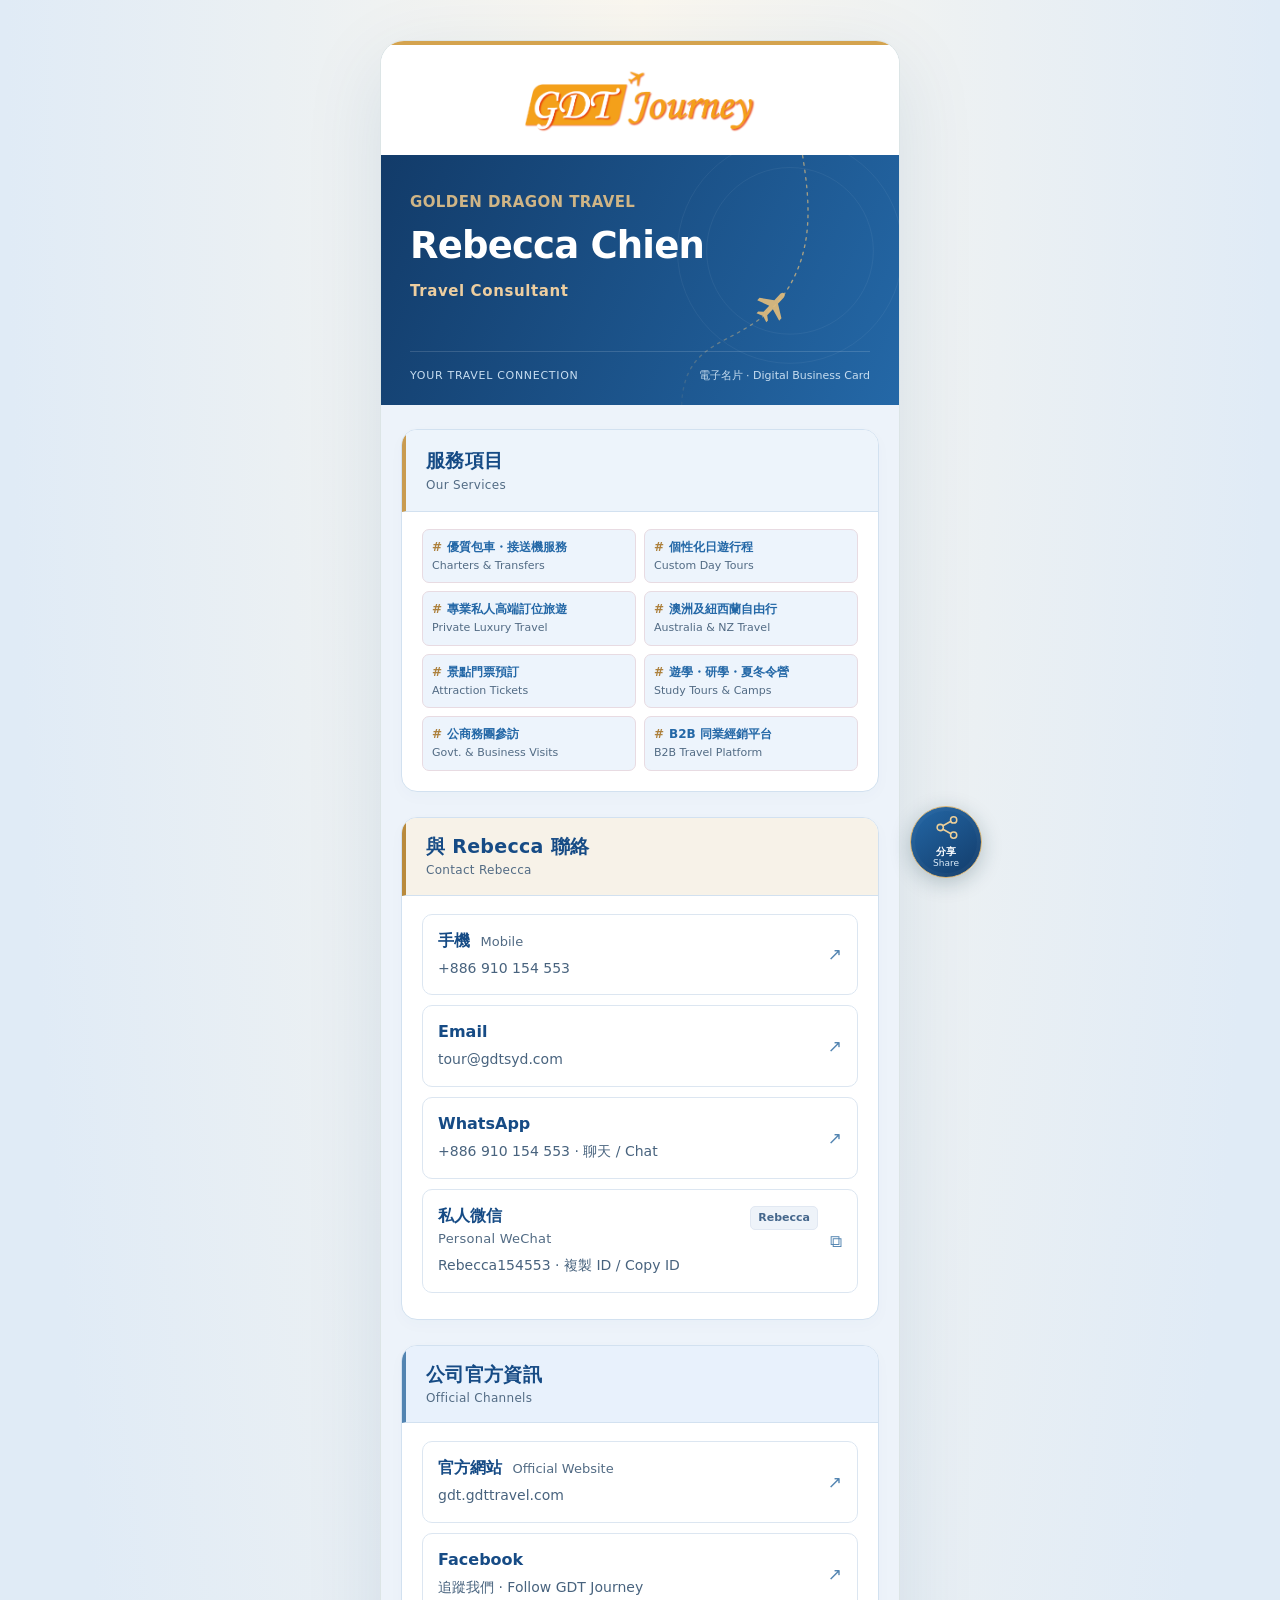
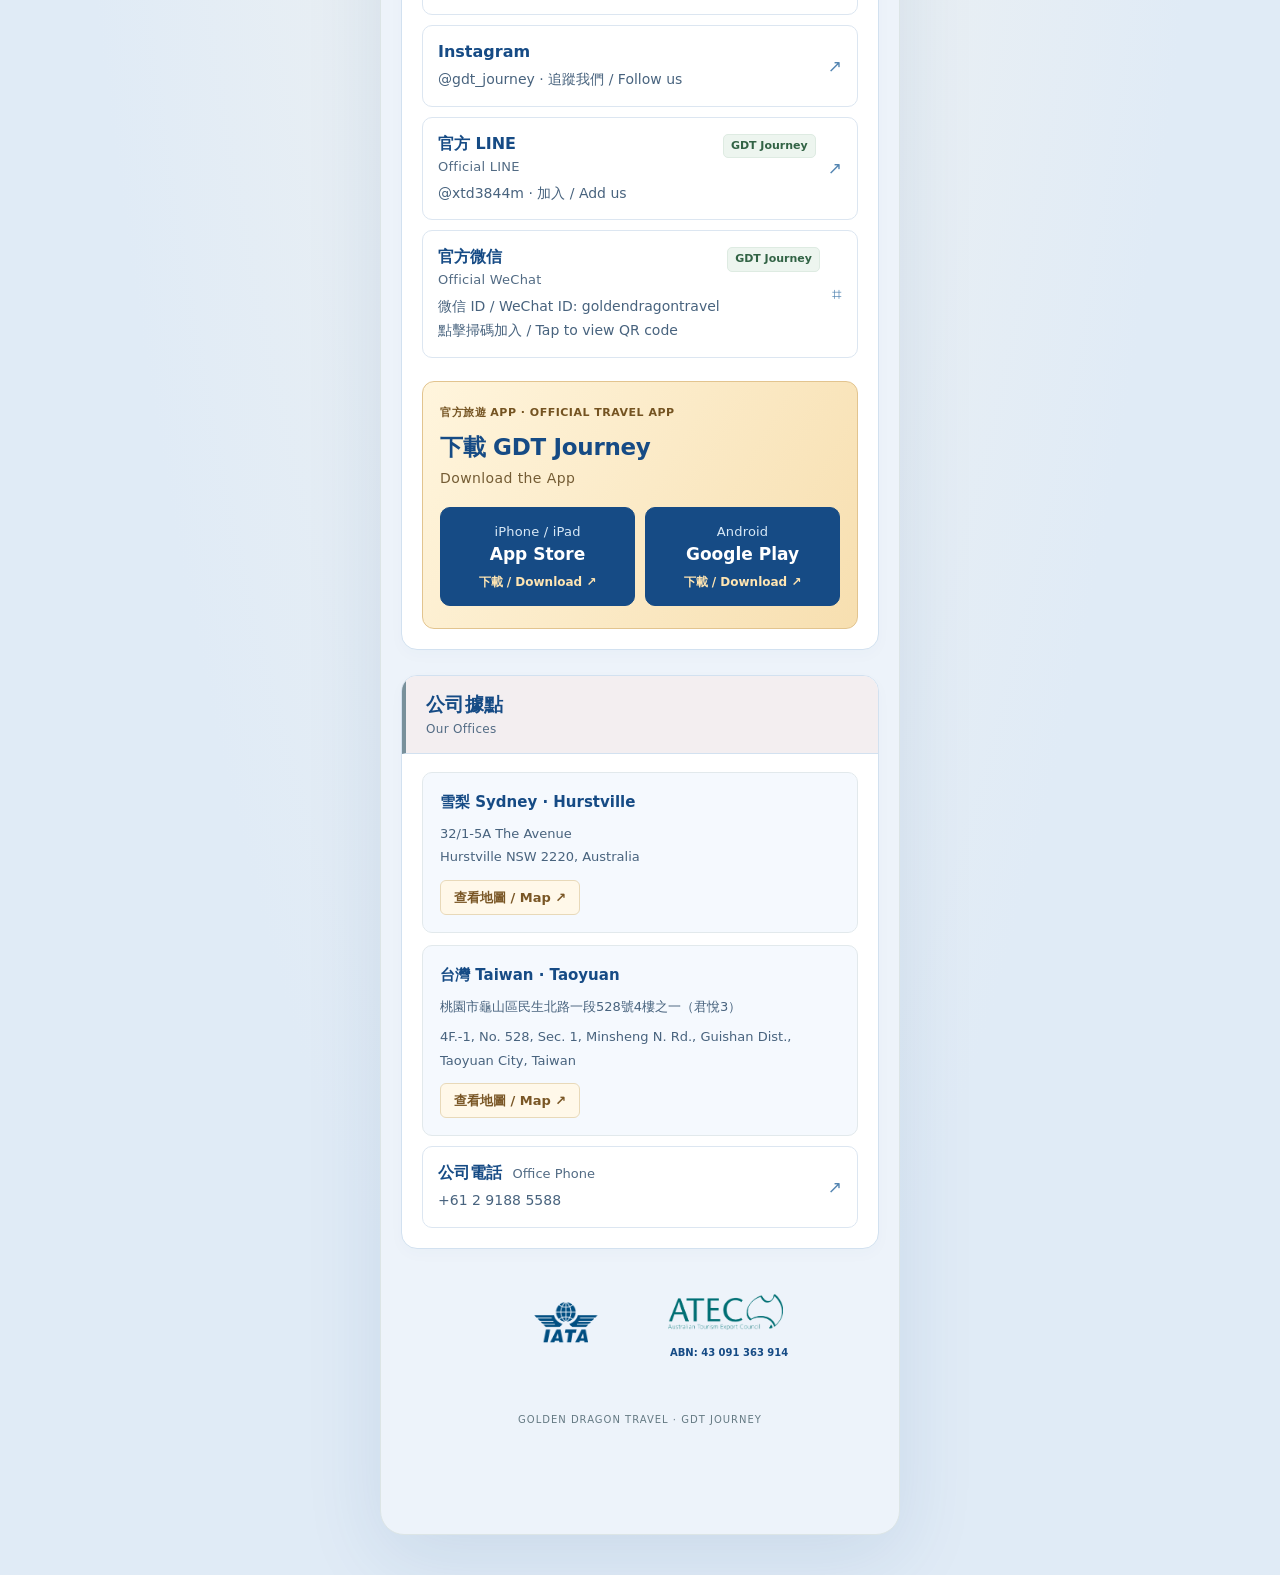
<file: Rebecca-Chien/index.html>
<!doctype html>
<html lang="zh-Hant"><head><meta charset="utf-8"><meta name="viewport" content="width=device-width,initial-scale=1"><meta name="theme-color" content="#e69a22"><meta name="description" content="Golden Dragon Travel · Rebecca Chien 電子名片 / Digital Business Card. Contact, offices and GDT Journey App."><title>Rebecca Chien｜GDT Journey</title>
<style>
:root{--ink:#164b85;--muted:#5d737b;--gold:#d88d21;--line:#e3eaec;--green:#168442;--blue:#366690}*{box-sizing:border-box}body{margin:0;background:#e7eff8;color:var(--ink);font:15px/1.65 system-ui,-apple-system,"Segoe UI",sans-serif}a{color:inherit;text-decoration:none}button{font:inherit;cursor:pointer}button,a{-webkit-tap-highlight-color:transparent}button:focus-visible,a:focus-visible{outline:3px solid #22839d;outline-offset:4px}.card{width:100%;max-width:500px;margin:32px auto;background:#f5f8f9;border-radius:26px;overflow:hidden;box-shadow:0 22px 70px #123c481a}.top{background:#fff;padding:25px 28px 27px;border-top:6px solid #e4a239;position:relative}.brand{height:100px;overflow:hidden;position:relative;max-width:350px;margin:0 auto 17px}.brand img{width:100%;position:absolute;top:50%;transform:translateY(-50%)}.eyebrow{font-size:10px;color:#916018;letter-spacing:2.8px;text-transform:uppercase}.top h1{font-size:36px;line-height:1.25;letter-spacing:-1px;margin:10px 0 5px}.role{margin:0 0 23px;font-size:14px;font-weight:650}.role span{color:var(--muted);font-weight:400;font-size:12px}.primary{display:flex;align-items:center;justify-content:center;width:100%;padding:13px 15px;min-height:49px;border:0;border-radius:12px;color:white;background:var(--ink);font-weight:650;font-size:14px}.content{padding:22px 20px 8px}.app-feature{padding:23px 20px;background:linear-gradient(130deg,#ffedbf,#f8cf82);border:1px solid #eabc6b;border-radius:18px;margin-bottom:22px;box-shadow:0 6px 18px #c5882010}.app-kicker{display:flex;align-items:center;gap:9px;color:#75470c;font-size:12px;font-weight:700;letter-spacing:1px}.app-symbol{display:inline-grid;place-items:center;width:35px;height:35px;border-radius:10px;background:#e98c18;color:white;font-size:12px;letter-spacing:0}.app-feature h2{font-size:27px;letter-spacing:-.5px;line-height:1.3;margin:13px 0 7px}.app-feature p{font-size:13px;color:#705426;margin:0 0 19px}.downloads{display:grid;grid-template-columns:1fr 1fr;gap:10px}.store{padding:13px 8px;border:1px solid #284b54;border-radius:12px;background:#164b85;color:white;text-align:center;font-size:17px;font-weight:650}.store span{display:block;color:#deeaed;font-size:11px;font-weight:400}.store b{display:block;color:#ffe0a8;font-size:12px;font-weight:600;margin-top:5px}.panel{background:white;border:1px solid var(--line);border-radius:18px;padding:20px 17px;margin-bottom:16px}.section-heading{display:flex;align-items:center;gap:11px;margin-bottom:17px}.section-heading h2{font-size:18px;line-height:1.4;margin:0;font-weight:750}.section-heading p{font-size:12px;color:var(--muted);margin:3px 0 0}.section-number{flex-shrink:0;display:grid;place-items:center;width:32px;height:36px;border-radius:9px;background:#fff4df;color:#946018;font-size:12px;font-weight:750}.quick{display:grid;grid-template-columns:repeat(4,1fr);gap:8px;border-bottom:1px solid #edf1f2;padding-bottom:17px;margin-bottom:13px}.quick a{display:flex;flex-direction:column;align-items:center;gap:6px;font-size:11px;white-space:nowrap}.icon{width:43px;height:43px;display:grid;place-items:center;border-radius:14px;background:#edf4f5;font-size:20px;font-weight:700}.row{display:flex;gap:11px;align-items:center;width:100%;text-align:left;padding:13px 12px;margin:9px 0 0;border:1px solid #e4eaec;background:white;border-radius:12px;min-height:68px;color:var(--ink)}.row>span:nth-child(2){min-width:0;flex:1}.row .mark{flex-shrink:0;width:27px;text-align:center;color:#bb7c22;font-size:21px;font-weight:650}.row strong{display:block;font-size:14px;font-weight:650}.row small{display:block;font-size:12px;color:var(--muted);overflow-wrap:anywhere;margin-top:2px}.arrow{color:#607c87;margin-left:auto;font-size:17px;flex-shrink:0}.company #facebook .mark{color:#2866b1}.line-section{margin:0}.line-section+.line-section{border-top:1px solid var(--line);padding-top:21px;margin-top:23px}.line-section .section-heading{margin:0 0 12px;gap:9px}.line-section .section-heading h2{font-size:15px}.line-section .section-heading p{font-size:11px}.service-icon{display:grid;place-items:center;width:31px;height:31px;border-radius:10px;background:#edf8ef;color:#168442;font-size:17px;font-weight:750;flex-shrink:0}.official-line{border-color:#d6e9dc;background:#f5fbf6}.official-line .mark{color:var(--green)}.personal-line{border-color:#dce6f1;background:#f6f9fd}.personal-line .mark{color:var(--blue)}.badge{display:inline-block;vertical-align:middle;font-size:10px;line-height:1.7;padding:1px 7px;margin-left:5px;border-radius:5px;letter-spacing:.5px;font-weight:650}.official{background:#e0f1e5;color:#21683b}.personal{background:#e5edf8;color:#365e8b}.location{padding:16px;background:#f5f8f9;border:1px solid #e7edef;border-radius:12px;margin-top:11px}.location strong{font-size:15px}.location p{font-size:12px;color:var(--muted);margin:5px 0 10px}.location a{font-size:12px;font-weight:600;display:inline-block;color:#946018;background:#fff3df;border:1px solid #eedfc3;padding:5px 12px;border-radius:7px}.share{background:#fff;border:1px solid #d4dfe3;color:var(--ink);margin-top:23px}.footer{text-align:center;color:#69818a;font-size:10px;letter-spacing:1.5px;padding:7px 15px 25px}#notice{min-height:23px;text-align:center;color:#926019;font-size:12px;margin-top:8px}#wechat-status:empty{display:none}dialog{border:0;border-radius:20px;width:min(350px,90vw);padding:25px;color:var(--ink);text-align:center;box-shadow:0 20px 80px #0003}dialog::backdrop{background:#12333db8}dialog h2{font-size:20px;margin:0}dialog p{font-size:13px}dialog img{display:block;width:240px;max-width:100%;height:auto;margin:18px auto}dialog .close{border:0;background:#edf4fb;color:var(--ink);border-radius:8px;padding:10px 28px}@media(max-width:520px){body{background:#f5f8f9}.card{margin:0 auto;border-radius:0;box-shadow:none}.top{padding:23px 25px}.content{padding:20px 16px 8px}}@media(max-width:360px){.panel{padding:18px 12px}.content{padding-left:12px;padding-right:12px}.top h1{font-size:32px}.role span{font-size:11px}.app-feature{padding:20px 16px}.store{font-size:15px}.row{padding:12px 9px;gap:7px}.row strong{font-size:13px}}@media(prefers-reduced-motion:no-preference){a,button{transition:filter .15s,box-shadow .15s}a:hover,button:hover{filter:brightness(.96)}}

/* Simplified contact rows and company App placement */
.row>span:first-child{min-width:0;flex:1}.row>span.arrow{flex:0 0 auto}.company .app-feature{margin:18px 0 0;padding:20px 16px}.line-section+.line-section{padding-top:14px;margin-top:16px}.role{margin-bottom:0}

/* One bilingual interface */
.en-heading{display:block;font-size:12px;font-weight:500;letter-spacing:.2px;color:var(--muted);margin-top:3px}.en-note{display:block;font-size:11px;line-height:1.6;margin-top:3px}.en-account{display:block;font-size:12px;font-weight:500;color:var(--muted)}.row strong:has(.en-account){position:relative;padding-right:88px}.row strong:has(.en-account)>.badge{position:absolute;right:0;top:2px}.app-feature .en-heading{color:#705426;font-size:15px}.store b{font-size:11px}.app-kicker{font-size:10px;letter-spacing:.3px}.location .en-note{margin-top:7px}.section-heading h2{line-height:1.4}@media(max-width:360px){.row strong:has(.en-account){padding-right:75px}.badge{font-size:9px;padding:1px 5px}.store b{font-size:10px}}

/* Refined brand layout; loaded after base styles. */
:root{--ink:#164b85;--muted:#526b84;--gold:#c8872c;--line:#dce6f1}
body{background:radial-gradient(ellipse at top,#faf7ef 0,#e0ebf6 70%);font-family:"Segoe UI","Microsoft JhengHei",system-ui,sans-serif;line-height:1.65}
.card{max-width:520px;margin:40px auto;background:#edf3fa;border-radius:24px;box-shadow:0 22px 80px #164b851c;border:1px solid #dce5e6}
.top{padding:29px 30px 32px;background:linear-gradient(150deg,#fff 48%,#fff9ed);border-top:5px solid #d29a44;border-bottom:1px solid #e7dfcf}
.brand{height:99px;max-width:320px;margin:0 auto 26px}
.eyebrow{color:#82602e;font-size:10px;letter-spacing:2.7px;font-weight:600}
.top h1{font-size:36px;letter-spacing:-1.1px;line-height:1.25;margin:11px 0 8px;font-weight:650}
.role{display:inline-block;margin:0;padding:3px 12px;border:1px solid #e4d5b8;border-radius:6px;background:#fff8e9;color:#7a5727;font-size:12px;letter-spacing:1px;font-weight:600}
.content{padding:24px 20px 8px}
.panel{position:relative;background:#fff;border:1px solid #dbe4e7;border-radius:17px;padding:22px 18px 18px;margin-bottom:20px;box-shadow:0 3px 9px #164b8504}
.section-heading{gap:12px;align-items:center;margin-bottom:19px;padding-bottom:16px;border-bottom:1px solid #e8edef}
.section-number{height:36px;width:29px;border-radius:0;background:transparent;color:#a87b3c;font-size:12px;font-weight:650;border-right:1px solid #dfd1b8;padding-right:9px;letter-spacing:.5px}
.section-heading h2{font-size:18px;font-weight:700;line-height:1.4;letter-spacing:.3px}
.en-heading{color:#62777e;font-size:11px;letter-spacing:.7px;font-weight:450;margin-top:3px}
.row{margin-top:10px;padding:14px 15px;min-height:74px;border:1px solid #dce6f1;border-radius:11px;background:#fcfdfd;gap:12px}
.row strong{font-size:14px;font-weight:650;line-height:1.5}
.row small{font-size:12px;line-height:1.65;color:#526b84;margin-top:4px;overflow-wrap:anywhere}
.en-inline{font-size:12px;font-weight:450;color:#5c747c;margin-left:5px}
.arrow{color:#66818a;font-size:17px;align-self:center;min-width:22px;text-align:right}
.row>span:first-child{min-width:0;flex:1}.row>span.arrow{flex:0 0 auto}
.contact .row:first-of-type{border-left:3px solid #cfa255}
.company .app-feature{margin:22px 0 0;padding:22px 17px 18px;border-radius:13px;border:1px solid #d9b674;background:linear-gradient(135deg,#fff3d4,#f5d99f);box-shadow:none}
.app-kicker{color:#7c571d;letter-spacing:.9px;font-size:9px;font-weight:650}
.app-feature h2{font-size:23px;line-height:1.35;font-weight:700;margin:10px 0 19px;letter-spacing:-.3px}
.app-feature .en-heading{font-size:12px;color:#7c602f;letter-spacing:.4px;margin-top:4px}
.downloads{gap:10px}.store{border-radius:10px;background:#164b85;border:1px solid #164b85;font-size:17px;padding:14px 6px 13px;font-weight:650}
.store span{font-size:10px;color:#d9e9f7;letter-spacing:.2px}.store b{font-size:10px;font-weight:550;margin-top:7px;color:#ffe5b2}
.line-section+.line-section{border-top:1px solid #e2e8eb;margin-top:18px;padding-top:8px}
.official-line{background:#f3f9f5;border-color:#d5e6da;border-left:3px solid #69a27b}
.personal-line{background:#f4f7fc;border-color:#d8e3ef;border-left:3px solid #7497bd}
.row strong:has(.en-account){padding-right:90px;position:relative}
.en-account{display:block;font-size:11px;color:#546d77;font-weight:450;letter-spacing:.25px;margin-top:1px}
.badge{font-size:10px;letter-spacing:.1px;border-radius:5px;padding:2px 7px;line-height:1.5;font-weight:550;margin:0}
.row strong:has(.en-account)>.badge{right:0;top:2px}
.official{color:#386548;background:#e1eee4;border:1px solid #d3e4d7}.personal{color:#49698f;background:#e5edf7;border:1px solid #d9e3f1}
.location{background:#f5f9fe;border:1px solid #e1e8eb;padding:16px;border-radius:11px;margin-top:12px}
.location strong{font-size:14px;font-weight:650}.location p{font-size:12px;color:#526b84;line-height:1.8;margin:7px 0 11px}.location .en-note{font-size:11px;margin-top:7px;line-height:1.75}
.location a{font-size:11px;color:#795625;background:#fff8e9;border:1px solid #e8d9b9;padding:6px 13px;border-radius:6px;min-height:35px}
.share{background:#164b85;color:white;border:1px solid #164b85;min-height:49px;border-radius:11px;font-size:13px;font-weight:550;letter-spacing:.3px;margin-top:24px}
.footer{color:#657a83;font-size:9px;letter-spacing:1.5px;padding:7px 12px 26px}
dialog .close{min-height:44px;background:#164b85;color:#fff}
@media(hover:hover){.row:hover{background:#f0f5f6;border-color:#9db2ba;filter:none}.store:hover,.share:hover{background:#245563;filter:none}.location a:hover{background:#f9edcf;filter:none}}
@media(prefers-reduced-motion:no-preference){.row,.store,.share{transition:background .15s,border-color .15s}}
@media(max-width:540px){body{background:#edf3fa}.card{border:0;margin:0 auto;border-radius:0;box-shadow:none}.top{padding:25px 25px 29px}.content{padding:21px 16px 8px}}
@media(max-width:360px){.top{padding-left:21px;padding-right:21px}.top h1{font-size:32px}.brand{height:87px;margin-bottom:23px}.content{padding:17px 12px 8px}.panel{padding:19px 13px 15px}.row{padding:13px 11px;gap:7px}.section-heading h2{font-size:17px}.store{font-size:15px}.store b{font-size:9px}.app-kicker{font-size:8px}.row strong:has(.en-account){padding-right:76px}.badge{font-size:9px;padding:2px 5px}.en-inline{font-size:11px}}

.share-actions{display:grid;grid-template-columns:1.2fr 1fr;gap:10px;margin-top:24px}.share-actions .primary{margin:0;flex-direction:column;min-height:66px;padding:12px 8px;font-size:13px;letter-spacing:0}.share-actions .primary span{font-size:11px;font-weight:400;margin-top:2px}.copy-link{background:white;color:#164b85;border:1px solid #b2cbe2}.copy-link:hover{color:white}#share-image-dialog{max-height:90dvh;overflow:auto;width:min(390px,94vw)}#share-image-dialog .designed-share-image{width:240px;max-width:100%;margin:12px auto}#card-link-input{width:100%;padding:12px;border:1px solid #b2cbe2;border-radius:8px;font-size:13px}#share-image-dialog .primary{font-size:13px}

.floating-share{position:fixed;right:max(18px,env(safe-area-inset-right));bottom:calc(22px + env(safe-area-inset-bottom));z-index:20;width:62px;height:62px;border-radius:50%;border:1px solid #cda257;background:#164b85;color:#fff;display:flex;flex-direction:column;align-items:center;justify-content:center;box-shadow:0 5px 20px #143a4940;cursor:pointer;line-height:1.15}.floating-share>span:first-child{font-size:26px}.floating-label{font-size:10px;margin-top:2px;letter-spacing:1px}.footer{padding-bottom:100px}#share-image-dialog{position:relative;width:min(410px,94vw);max-height:92dvh;overflow:auto;padding:23px 18px 18px}#share-image-dialog h2{font-size:18px;padding:0 25px}.share-subtitle{margin:3px 0 12px;color:#5d737b;font-size:11px!important}.share-dismiss{position:absolute;right:9px;top:6px;border:0;background:transparent;color:#164b85;font-size:28px;width:40px;height:40px}#share-image-dialog .designed-share-image{width:auto;max-width:100%;height:min(48dvh,440px);object-fit:contain;margin:10px auto 15px}.dialog-actions{display:grid;grid-template-columns:1fr 1fr;gap:9px}.dialog-actions .primary{display:flex;flex-direction:column;gap:3px;margin:0;min-height:56px;padding:9px 5px;font-size:13px;line-height:1.4}.dialog-actions .primary span{display:block;font-size:10px;font-weight:400}.dialog-actions .copy-link{background:#f4f8f9;color:#164b85;border:1px solid #b2cbe2}.save-image{display:inline-block;margin-top:8px;padding:7px 15px;color:#567079;font-size:11px}#share-feedback{font-size:12px;line-height:1.5;margin:10px 0 0}#share-feedback:empty{display:none}@media(min-width:700px){.floating-share{right:max(24px,calc((100vw - 520px)/2 - 82px))}}

/* Brand cover */
.top.cover{padding:0;background:#fff;border-top:4px solid #d4a34e;border-bottom:0;overflow:hidden}.cover-brand{padding:20px 27px 18px;display:flex;flex-direction:column;align-items:center;background:#fff}.cover-brand .brand{width:260px;max-width:85%;height:72px;margin:0 auto 8px}.cover-company{font-size:9px;color:#8a642b;letter-spacing:2.5px;font-weight:550}.cover-profile{position:relative;isolation:isolate;overflow:hidden;background:linear-gradient(115deg,#123b69,#2468a7);color:#fff;padding:24px 29px 20px;min-height:250px}.cover-art{position:absolute;inset:0;width:100%;height:100%;object-fit:cover;z-index:-1;pointer-events:none}.cover-route{display:inline-flex;align-items:center;gap:13px;border:1px solid #dcb77866;border-radius:30px;padding:5px 12px;color:#edcea0;font-size:9px;letter-spacing:1.6px;font-weight:600;background:#12333d66}.cover-route span{font-size:14px;line-height:1}.cover-identity{margin:29px 0 24px}.cover-intro{margin:0 0 8px;color:#c7ddf0;font-size:9px;letter-spacing:2px}.cover .top h1,.cover h1{font-size:37px;letter-spacing:-.8px;font-weight:650;color:#fff;line-height:1.2;margin:0 0 11px}.cover .role{padding:0;border:0;background:none;color:#edcea0;font-size:12px;letter-spacing:.6px;font-weight:450;margin:0}.cover .role-divider{color:#6c9199;font-size:12px;margin:0 9px}.cover-bottom{display:flex;justify-content:space-between;align-items:center;gap:12px;padding-top:15px;border-top:1px solid #ffffff24;font-size:10px;color:#d9e9f7}.cover-caption{font-size:9px;color:#c7ddf0;text-align:right}@media(max-width:360px){.cover-brand{padding:18px 20px 15px}.cover-brand .brand{height:66px;width:235px}.cover-profile{padding:22px 23px 18px;min-height:240px}.cover h1{font-size:33px}.cover-caption{font-size:8px}.cover-bottom{font-size:9px}}
/* Bold, readable typography */
body,button,input,a,p,span,small,strong,b,h1,h2,footer{font-weight:700!important}
.row strong{font-size:16px}.row small{font-size:14px;line-height:1.65}
.en-inline,.en-account,.en-heading{font-size:13px!important;line-height:1.6}
.section-heading h2{font-size:19px}.badge{font-size:11px;padding:3px 7px}
.row strong:has(.en-account){padding-right:103px}
.location strong{font-size:16px}.location p,.location .en-note{font-size:14px;line-height:1.8}.location a{font-size:13px}
.cover-company,.cover-route,.cover-intro{font-size:11px}.cover .role{font-size:15px}.cover-bottom,.cover-caption{font-size:12px}
.app-kicker{font-size:11px}.store span{font-size:13px}.store b{font-size:12px}.store{font-size:18px}
.footer{font-size:11px;letter-spacing:.8px}.dialog-actions .primary{font-size:15px}.dialog-actions .primary span,.share-subtitle{font-size:12px!important}.save-image{font-size:13px}.floating-label{font-size:11px}
@media(max-width:360px){.row strong:has(.en-account){padding-right:0}.row strong:has(.en-account)>.badge{position:static;display:inline-block;margin-top:5px}.cover-bottom{align-items:flex-start;flex-direction:column;gap:5px}.cover-caption{text-align:left}.store{font-size:16px}.store b{font-size:11px}.cover-company{letter-spacing:1.5px}.cover-intro{letter-spacing:1px}.row{padding:14px 11px}}.cover-brand .brand{margin-bottom:0}.cover-identity{margin-top:12px}.cover-profile{min-height:220px}
.cover-bottom>span:first-child{font-size:9px;letter-spacing:1px;color:#c7ddf0}.cover-intro{font-size:10px;letter-spacing:1.7px;color:#cfb586}.cover-art{opacity:1}.cover-bottom{position:relative}.cover-identity{position:relative}@media(max-width:360px){.cover-intro{font-size:9px;letter-spacing:1.1px}.cover-bottom>span:first-child{font-size:9px}}
.cover .cover-intro{font-size:15px;letter-spacing:.4px;line-height:1.5;margin-bottom:10px}@media(max-width:360px){.cover .cover-intro{font-size:15px;letter-spacing:0}}
.services{border-top:3px solid #cda257}.service-list{list-style:none;margin:0;padding:0;display:grid;grid-template-columns:1fr 1fr;column-gap:18px;row-gap:0}.service-list li{position:relative;padding:13px 0 14px 12px;border-top:1px solid #e6edef;min-width:0}.service-list li:nth-child(-n+2){border-top:0;padding-top:0}.service-list li:before{content:"";position:absolute;left:0;top:21px;width:3px;height:15px;border-radius:2px;background:#cda257}.service-list li:nth-child(-n+2):before{top:7px}.service-list strong{display:block;font-size:14px;line-height:1.65}.service-list li>span{display:block;font-size:12px;color:#526b84;line-height:1.65;margin-top:5px;overflow-wrap:anywhere}.memberships{margin-top:20px}.member-logos{display:grid;grid-template-columns:1fr 1fr;align-items:start;gap:18px}.member-logos figure{margin:0;text-align:center;min-width:0}.member-logo{height:100px;display:flex;align-items:center;justify-content:center;padding:8px;background:#fff}.member-logo img{max-width:100%;max-height:84px;width:auto;height:auto;object-fit:contain}.member-logos figcaption{font-size:12px;color:#526b84;letter-spacing:1px;margin-top:7px}.member-logos figure+figure{border-left:1px solid #e6edef;padding-left:18px}@media(max-width:360px){.service-list{grid-template-columns:1fr}.service-list li:nth-child(2){border-top:1px solid #e6edef;padding-top:13px}.service-list li:nth-child(2):before{top:21px}.member-logo{height:80px;padding:4px}.member-logo img{max-height:70px}.member-logos{gap:12px}.member-logos figure+figure{padding-left:12px}}
.member-logos .abn-number{font-size:12px;letter-spacing:0;white-space:nowrap;margin-top:10px;color:#164b85}@media(max-width:360px){.member-logos .abn-number{font-size:10px}}
/* Final information hierarchy: content and links retained. */
body{font-weight:500!important;color:#164b85}
p,span,small,a,input,button,footer{font-weight:500!important}
strong,b,h1,h2{font-weight:700!important}
.card{max-width:520px;background:#edf3fa}.content{padding:24px 20px 8px}
.panel{padding:23px 20px 20px;margin-bottom:20px;border:1px solid #dce6f1;border-radius:16px;box-shadow:0 3px 12px #164b8504;background:#fff}
.section-heading{padding-bottom:15px;margin-bottom:17px;gap:0;border-bottom:1px solid #eee5e9}.section-number{display:none}
.section-heading h2{font-size:19px;letter-spacing:.3px}.section-heading .en-heading{font-size:13px!important;font-weight:500!important;letter-spacing:.3px;color:#526b84;margin-top:3px}
.row{padding:14px 15px;min-height:78px;border-radius:10px;border-color:#dce6f1;background:#fff;margin-top:10px}
.row strong{font-size:16px;font-weight:650!important;line-height:1.5}.row small{font-size:14px;line-height:1.7;font-weight:500!important;color:#48637e;margin-top:4px}
.en-inline{font-size:13px!important;font-weight:500!important;color:#526b84}.en-account{font-size:13px!important;font-weight:500!important;color:#526b84}
.arrow{font-weight:500!important;color:#5284b1}.contact .row:first-of-type{border-left:1px solid #dce6f1}
.official-line,.personal-line{background:#fff;border:1px solid #dce6f1}
.official,.personal{font-size:11px;font-weight:600!important;letter-spacing:0;padding:3px 7px}
.official{color:#326345;background:#edf5ef;border-color:#deebe2}.personal{color:#45678c;background:#eef3f9;border-color:#e1e8f2}
.line-section+.line-section{margin-top:19px;padding-top:9px;border-top:1px solid #e8dfe3}
.services{border-top:1px solid #dce6f1}.service-list{display:block;padding:0;margin:0;list-style:none}
.service-list li,.service-list li:nth-child(-n+2){padding:13px 0;border:0;border-bottom:1px solid #e8eef0;min-width:0}
.service-list li:first-child{padding-top:0}.service-list li:last-child{border-bottom:0;padding-bottom:0}.service-list li:before{display:none}
.service-list strong{font-size:15px;font-weight:650!important;line-height:1.6}.service-list li>span{display:block;font-size:13px;line-height:1.7;color:#526b84;margin-top:4px;font-weight:500!important}
.company .app-feature{padding:22px 17px;margin-top:23px;background:linear-gradient(120deg,#fff5dd,#f7dfb0);border:1px solid #e2c48f;border-radius:12px}
.app-kicker{font-size:11px;font-weight:650!important;letter-spacing:.5px;color:#745321}.app-feature h2{font-size:23px;margin:10px 0 18px}.app-feature .en-heading{font-size:14px!important;font-weight:500!important;color:#745c34}
.store{font-size:17px;font-weight:650!important;line-height:1.5;padding:14px 7px;border-radius:10px}.store span{font-size:13px;font-weight:500!important}.store b{font-size:12px;font-weight:600!important;margin-top:6px}
.location{background:#f5f9fe;border:1px solid #e2e9ec;padding:17px;border-radius:10px}.location strong{font-size:15px;font-weight:650!important}.location p,.location .en-note{font-size:13px;font-weight:500!important;line-height:1.8;color:#48637e}.location a{font-size:13px;font-weight:600!important}
.memberships{padding:20px;margin-top:25px;border:0;background:transparent;box-shadow:none}.member-logo{background:transparent;height:83px;padding:6px}.member-logo img{max-height:70px}.member-logos figure+figure{border-color:#d2e1f0}.member-logos .abn-number{font-size:12px;font-weight:600!important}
.cover h1{font-size:37px;font-weight:700!important}.cover .cover-intro,.cover .role{font-size:15px;font-weight:650!important}.cover-bottom span{font-size:11px!important;font-weight:500!important}.cover-bottom>span:first-child{letter-spacing:.7px}.footer{font-size:10px;font-weight:500!important;line-height:1.8;letter-spacing:1px;padding-bottom:105px}
.floating-share{width:62px;height:62px;border:1px solid #cda257;background:#164b85}.floating-label{font-size:11px;font-weight:650!important}
.dialog-actions .primary{font-size:15px;font-weight:650!important}.dialog-actions .primary span{font-size:12px;font-weight:500!important}
@media(max-width:540px){.content{padding:21px 16px 8px}}@media(max-width:360px){.content{padding:18px 12px 8px}.panel{padding:21px 15px 17px}.row{padding:14px 12px}.cover h1{font-size:33px}.store{font-size:16px}.store b{font-size:11px}.member-logos .abn-number{font-size:10px}}

/* Distinct sections and featured services */
.panel{margin-bottom:25px;border:1px solid #d2e1f0;box-shadow:0 5px 16px #164b8506;padding-top:0;overflow:hidden}
.panel>.section-heading{margin:0 -20px 18px;padding:15px 20px 14px;background:#eaf2fb;border-bottom:1px solid #d2e1f0;border-left:4px solid #5284b1}
.panel>.section-heading h2{color:#164b85;font-size:19px}.panel>.section-heading .en-heading{color:#526b84;font-size:12px!important;margin-top:2px}
.panel.contact>.section-heading{border-left-color:#b98a3c;background:#f7f2e8}
.panel.messaging>.section-heading{border-left-color:#638b78;background:#edf4f0}
.panel.company>.section-heading{border-left-color:#5284b1;background:#e8f1fc}
.panel.offices>.section-heading{border-left-color:#78909b;background:#f3eef0}
.panel.services{background:#fffaf0;border:1px solid #dfc18a;padding-bottom:19px}
.panel.services>.section-heading{background:#205c96;border-left-color:#d3a457;border-bottom:0;margin-bottom:17px;padding-top:17px;padding-bottom:16px}
.panel.services>.section-heading h2{color:#fff}.panel.services>.section-heading .en-heading{color:#e6c997}
.service-list{display:grid;grid-template-columns:1fr 1fr;gap:11px;counter-reset:service}
.service-list li,.service-list li:nth-child(-n+2),.service-list li:first-child,.service-list li:last-child{position:relative;padding:16px 12px 14px;border:1px solid #eadabd;border-top:3px solid #d1a45c;border-radius:8px;background:#fff;min-width:0}
.service-list li:before{display:none}.service-list strong{font-size:14px;line-height:1.6;color:#205c96}.service-list li>span{font-size:12px;line-height:1.6;margin-top:6px;color:#566f77}
.memberships{background:transparent;border:0;box-shadow:none;margin-top:5px;margin-bottom:8px;padding:10px 35px;overflow:visible}
.member-logos{max-width:280px;margin:0 auto;gap:20px;align-items:center}
.member-logo{height:56px;padding:4px}.member-logo img{max-width:115px;max-height:48px}.member-logos figure+figure{padding-left:20px;border:0}.member-logos .abn-number{font-size:10px;margin-top:5px}.footer{padding-top:0}
@media(max-width:540px){.panel>.section-heading{margin-left:-20px;margin-right:-20px}}
@media(max-width:360px){.panel>.section-heading{margin-left:-15px;margin-right:-15px;padding-left:15px;padding-right:15px}.service-list{gap:8px}.service-list li,.service-list li:nth-child(-n+2),.service-list li:first-child,.service-list li:last-child{padding:13px 9px 12px}.service-list strong{font-size:14px}.service-list li>span{font-size:12px}.memberships{padding:8px 10px}.member-logo img{max-width:100px}.member-logos .abn-number{font-size:9px}}
#share-image-dialog{padding-top:43px}.floating-share{width:66px;height:66px}.floating-share>span:first-child{font-size:23px}.floating-label{display:flex;flex-direction:column;gap:1px;font-size:10px;line-height:1.1;letter-spacing:0}.floating-label span{font-size:9px}.dialog-actions .primary{font-size:13px;min-height:60px}.dialog-actions .primary span{font-size:11px}.floating-share{width:72px;height:72px;background:linear-gradient(145deg,#2468a7,#123b69);border:1px solid #d5b274;box-shadow:0 5px 20px #143a4940,inset 0 0 0 4px #ffffff07;gap:4px}.floating-share .share-symbol{color:#edcf98;flex-shrink:0}.floating-share .floating-label{color:#fff;gap:2px}.floating-share .floating-label span{color:#d9e9f7}@media(hover:hover){.floating-share:hover{background:linear-gradient(145deg,#337fbd,#164b85);box-shadow:0 7px 24px #143a4955,inset 0 0 0 4px #ffffff0a}}/* Compact bilingual service tags */
.panel.services{background:#fff;border:1px solid #d2e1f0;padding-bottom:20px}
.panel.services>.section-heading{background:#edf4fb;border-left-color:#c99b50;border-bottom:1px solid #d2e1f0}
.panel.services>.section-heading h2{color:#164b85}.panel.services>.section-heading .en-heading{color:#526b84}
.service-list{display:flex;flex-wrap:wrap;gap:8px;align-items:flex-start}
.service-list li,.service-list li:nth-child(-n+2),.service-list li:first-child,.service-list li:last-child{display:inline-flex;flex-direction:column;max-width:100%;padding:7px 10px;border:1px solid #e8dbe2;border-radius:7px;background:#edf4fc;min-width:0}
.service-list strong{display:block;font-size:12px;line-height:1.5;color:#2468a7;font-weight:650!important}
.service-list strong:before{content:'#';margin-right:5px;color:#ad813d;font-weight:700}
.service-list li>span{display:block;font-size:11px;line-height:1.5;color:#526b84;margin:2px 0 0;font-weight:500!important;overflow-wrap:anywhere}
@media(max-width:360px){.service-list{gap:7px}.service-list li,.service-list li:nth-child(-n+2),.service-list li:first-child,.service-list li:last-child{padding:6px 9px}.service-list strong{font-size:12px}.service-list li>span{font-size:11px}}.service-list{display:grid;grid-template-columns:minmax(0,1fr) minmax(0,1fr);gap:8px}.service-list li,.service-list li:nth-child(-n+2),.service-list li:first-child,.service-list li:last-child{display:flex;width:100%;padding:8px 9px;justify-content:center}.service-list strong{font-size:12px;line-height:1.5}.service-list li>span{font-size:11px;line-height:1.5}@media(max-width:360px){.service-list{gap:6px}.service-list li,.service-list li:nth-child(-n+2),.service-list li:first-child,.service-list li:last-child{padding:7px}.service-list strong{font-size:11px}.service-list li>span{font-size:10px}}.cover-profile{display:flex;flex-direction:column;min-height:250px}.cover-profile .cover-identity{margin-bottom:24px}.cover-profile .cover-bottom{margin-top:auto;width:100%}@media(max-width:360px){.cover-profile{min-height:240px}}</style></head><body><main class="card"><header class="top cover"><div class="cover-brand"><div class="brand"><img src="assets/logo.png" alt="GDT Journey"></div></div><div class="cover-profile"><svg class="cover-art" viewBox="0 0 520 300" fill="none" aria-hidden="true"><circle cx="440" cy="115" r="135" stroke="#FFFFFF" stroke-opacity=".07"/><circle cx="440" cy="115" r="100" stroke="#FFFFFF" stroke-opacity=".07"/><defs><linearGradient id="flight-fade" x1="0" y1="0" x2="0" y2="300" gradientUnits="userSpaceOnUse"><stop offset="0" stop-color="#E4BE7B" stop-opacity=".65"/><stop offset=".55" stop-color="#E4BE7B" stop-opacity=".72"/><stop offset=".78" stop-color="#E4BE7B" stop-opacity=".3"/><stop offset="1" stop-color="#E4BE7B" stop-opacity=".06"/></linearGradient></defs><path d="M310 300C312 237 352 229 385 209C418 190 436 168 448 140C468 94 462 44 455 0" stroke="url(#flight-fade)" stroke-width="1.6" stroke-dasharray="3 6" stroke-linecap="round"/><g transform="translate(420 180) rotate(43) scale(1)"><path d="M0-19C2-19 3-17 3-14V-5L18 5V9L3 4V14L8 18V21L0 18-8 21V18L-3 14V4L-18 9V5L-3-5V-14C-3-17-2-19 0-19Z" fill="#E4BE7B" fill-opacity=".9" stroke-linejoin="round"/></g></svg><div class="cover-identity"><p class="cover-intro">GOLDEN DRAGON TRAVEL</p><h1>Rebecca Chien</h1><p class="role">Travel Consultant</p></div><div class="cover-bottom"><span>YOUR TRAVEL CONNECTION</span><span class="cover-caption">電子名片 · Digital Business Card</span></div></div></header><div class="content"><section class="panel services" aria-labelledby="services-title"><div class="section-heading"><div><h2 id="services-title">服務項目<span class="en-heading" lang="en">Our Services</span></h2></div></div><ul class="service-list"><li><strong>優質包車・接送機服務</strong><span lang="en">Charters &amp; Transfers</span></li><li><strong>個性化日遊行程</strong><span lang="en">Custom Day Tours</span></li><li><strong>專業私人高端訂位旅遊</strong><span lang="en">Private Luxury Travel</span></li><li><strong>澳洲及紐西蘭自由行</strong><span lang="en">Australia &amp; NZ Travel</span></li><li><strong>景點門票預訂</strong><span lang="en">Attraction Tickets</span></li><li><strong>遊學・研學・夏冬令營</strong><span lang="en">Study Tours &amp; Camps</span></li><li><strong>公商務團參訪</strong><span lang="en">Govt. &amp; Business Visits</span></li><li><strong>B2B 同業經銷平台</strong><span lang="en">B2B Travel Platform</span></li></ul></section><section class="panel contact"><div class="section-heading"><span class="section-number">01</span><div><h2>與 Rebecca 聯絡<span class="en-heading" lang="en">Contact Rebecca</span></h2></div></div><a class="row" href="tel:+886910154553"><span><strong>手機 <span class="en-inline" lang="en">Mobile</span></strong><small>+886 910 154 553</small></span><span class="arrow">↗</span></a><a class="row" href="mailto:tour@gdtsyd.com"><span><strong>Email</strong><small>tour@gdtsyd.com</small></span><span class="arrow">↗</span></a><a class="row" href="https://wa.me/886910154553" target="_blank" rel="noopener"><span><strong>WhatsApp</strong><small>+886 910 154 553 · 聊天 / Chat</small></span><span class="arrow">↗</span></a><button class="row personal-line" onclick="copyRebeccaWechat()"><span><strong>私人微信 <span class="en-account" lang="en">Personal WeChat</span><span class="badge personal">Rebecca</span></strong><small>Rebecca154553 · 複製 ID / Copy ID</small></span><span class="arrow">⧉</span></button><p id="rebecca-wechat-status" role="status" style="font-size:12px;color:#526b84;margin:6px 0"></p></section><section class="panel company"><div class="section-heading"><span class="section-number">02</span><div><h2>公司官方資訊<span class="en-heading" lang="en">Official Channels</span></h2></div></div><a class="row" href="https://gdt.gdttravel.com" target="_blank" rel="noopener"><span><strong>官方網站 <span class="en-inline" lang="en">Official Website</span></strong><small>gdt.gdttravel.com</small></span><span class="arrow">↗</span></a><a class="row" id="facebook" href="assets/facebook.jpg"><span><strong>Facebook</strong><small>追蹤我們 · Follow GDT Journey</small></span><span class="arrow">↗</span></a><a class="row" id="instagram" href="https://www.instagram.com/gdt_journey/" target="_blank" rel="noopener"><span><strong>Instagram</strong><small>@gdt_journey · 追蹤我們 / Follow us</small></span><span class="arrow">↗</span></a><a class="row official-line" id="line" href="assets/line.jpg"><span><strong>官方 LINE <span class="en-account" lang="en">Official LINE</span><span class="badge official">GDT Journey</span></strong><small>@xtd3844m · 加入 / Add us</small></span><span class="arrow">↗</span></a><button class="row official-line" onclick="showQR('官方微信 / Official WeChat','wechat','請用微信掃描 / Scan with WeChat · ID: goldendragontravel')"><span><strong>官方微信 <span class="en-account" lang="en">Official WeChat</span><span class="badge official">GDT Journey</span></strong><small>微信 ID / WeChat ID: goldendragontravel<br>點擊掃碼加入 / Tap to view QR code</small></span><span class="arrow">⌗</span></button><section class="app-feature" aria-labelledby="app-title"><div class="app-kicker">官方旅遊 APP · OFFICIAL TRAVEL APP</div><h2 id="app-title">下載 GDT Journey<span class="en-heading" lang="en">Download the App</span></h2><div class="downloads"><a class="store" id="app-store" href="assets/app-store.jpg"><span>iPhone / iPad</span>App Store <b>下載 / Download ↗</b></a><a class="store" id="google-play" href="assets/google-play.jpg"><span>Android</span>Google Play <b>下載 / Download ↗</b></a></div></section></section><section class="panel offices"><div class="section-heading"><span class="section-number">04</span><div><h2>公司據點<span class="en-heading" lang="en">Our Offices</span></h2></div></div><div class="location"><strong>雪梨 Sydney · Hurstville</strong><p>32/1-5A The Avenue<br>Hurstville NSW 2220, Australia</p><a href="https://www.google.com/maps/search/?api=1&amp;query=32%2F1-5A%20The%20Avenue%20Hurstville%20NSW%202220" target="_blank" rel="noopener">查看地圖 / Map ↗</a></div><div class="location"><strong>台灣 Taiwan · Taoyuan</strong><p>桃園市龜山區民生北路一段528號4樓之一（君悅3）<span class="en-note" lang="en">4F.-1, No. 528, Sec. 1, Minsheng N. Rd., Guishan Dist., Taoyuan City, Taiwan</span></p><a href="https://www.google.com/maps/search/?api=1&amp;query=桃園市龜山區民生北路一段528號" target="_blank" rel="noopener">查看地圖 / Map ↗</a></div><a class="row" href="tel:+61291885588"><span><strong>公司電話 <span class="en-inline" lang="en">Office Phone</span></strong><small>+61 2 9188 5588</small></span><span class="arrow">↗</span></a></section><section class="panel memberships" aria-label="IATA and ATEC"><div class="member-logos"><figure><div class="member-logo"><img src="assets/iata.png" alt="IATA — International Air Transport Association" loading="lazy"></div></figure><figure><div class="member-logo"><img src="assets/atec.png" alt="ATEC — Australian Tourism Export Council" loading="lazy"></div><figcaption class="abn-number">ABN: 43 091 363 914</figcaption></figure></div></section><div id="notice" role="status"></div></div><footer class="footer">GOLDEN DRAGON TRAVEL · GDT JOURNEY</footer></main><dialog id="qr"><h2 id="qrTitle"></h2><img id="qrImage" alt="微信 QR Code / WeChat QR code"><p id="qrHelp"></p><button class="close" onclick="document.getElementById('qr').close()">關閉 / Close</button></dialog><script>const destinations={
 'google-play':'https://play.google.com/store/apps/details?id=com.goldendragon.gdtjourney&pcampaignid=web_share',
 'app-store':'https://apps.apple.com/us/app/gdt-journey/id6502626351',
 facebook:'https://www.facebook.com/GoldenDragon/',
 line:'https://line.me/ti/p/%40xtd3844m'
};
for(const [id,url] of Object.entries(destinations)){const element=document.getElementById(id);element.href=url;element.target='_blank';element.rel='noopener'}
</script><script>
function showQR(title,file,help='請使用對應 App 掃碼 / Scan with the relevant app'){document.getElementById('qrTitle').textContent=title;document.getElementById('qrImage').src='assets/'+file+'.jpg';document.getElementById('qrHelp').textContent=help;document.getElementById('qr').showModal()}
document.getElementById('qr').addEventListener('click',e=>{if(e.target===e.currentTarget)e.currentTarget.close()});
</script><button class="floating-share" type="button" onclick="offerShareImage()" aria-label="出示 QR Code 或分享名片 / Show QR code or share card"><svg class="share-symbol" width="25" height="25" viewBox="0 0 28 28" fill="none" aria-hidden="true"><path d="M10 12L19 7M10 16L19 21" stroke="currentColor" stroke-width="1.7" stroke-linecap="round"/><circle cx="7" cy="14" r="3.5" stroke="currentColor" stroke-width="1.7"/><circle cx="22" cy="5.5" r="3.5" stroke="currentColor" stroke-width="1.7"/><circle cx="22" cy="22.5" r="3.5" stroke="currentColor" stroke-width="1.7"/></svg><span class="floating-label">分享<span lang="en">Share</span></span></button><dialog id="share-image-dialog" aria-label="分享名片 / Share Card"><button class="share-dismiss" type="button" onclick="this.closest('dialog').close()" aria-label="關閉 / Close">×</button><img class="designed-share-image" src="assets/rebecca-share-card-v2.png" alt="Rebecca Chien 名片 QR Code / Scan for Rebecca’s card"><div class="dialog-actions"><button class="primary" onclick="shareCard()">分享名片 QR Code<span lang="en">Share QR Card</span></button><button class="primary copy-link" onclick="shareCardLink()">分享名片連結<span lang="en">Share Card Link</span></button></div><p id="share-feedback" role="status"></p><a class="save-image" href="assets/rebecca-share-card-v2.png" download="Rebecca-GDT-business-card-v2.png">儲存圖片 / Save Image</a></dialog><dialog id="copy-link-dialog"><h2>名片連結 / Card Link</h2><p>請複製下方網址 / Copy the URL below</p><input id="card-link-input" aria-label="名片連結 / Card URL" readonly><p><button class="close" onclick="this.closest('dialog').close()">關閉 / Close</button></p></dialog><script>const cardPublicURL='https://gdtsyd.github.io/business-card/Rebecca-Chien/index.html';
function offerShareImage(){const d=document.getElementById('share-image-dialog');document.getElementById('share-feedback').textContent='';if(!d.open)d.showModal()}
async function shareCard(){
 const status=document.getElementById('notice');
 if(location.protocol==='file:'){document.getElementById('share-feedback').textContent='請點「儲存圖片」後分享 / Save the image below to share.';return}
 try{
  const response=await fetch('assets/rebecca-share-card-v2.png');if(!response.ok)throw Error('Image unavailable');
  const file=new File([await response.blob()],'Rebecca-GDT-business-card-v2.png',{type:'image/png'});
  if(navigator.canShare&&navigator.canShare({files:[file]})){await navigator.share({files:[file],title:'Rebecca Chien · GDT Journey'});return}
  document.getElementById('share-feedback').textContent='此瀏覽器請儲存圖片後分享 / Save the image below to share.';
 }catch(e){if(e.name!=='AbortError')document.getElementById('share-feedback').textContent='請儲存圖片後分享 / Save the image below to share.'}
}
async function copyCardLink(){
 const status=document.getElementById('share-feedback');
 try{await navigator.clipboard.writeText(cardPublicURL);status.textContent='名片連結已複製 / Card link copied'}
 catch{const input=document.getElementById('card-link-input');input.value=cardPublicURL;document.getElementById('copy-link-dialog').showModal();input.focus();input.select()}
}
</script><script>async function shareCardLink(){
 if(navigator.share && location.protocol!=='file:'){
  try{await navigator.share({title:'Rebecca Chien · GDT Journey',url:cardPublicURL});return}
  catch(e){if(e.name==='AbortError')return}
 }
 await copyCardLink();
}</script><script>
async function copyRebeccaWechat(){const id='Rebecca154553',status=document.getElementById('rebecca-wechat-status');try{await navigator.clipboard.writeText(id);status.textContent='已複製 / Copied. Search this ID in WeChat: '+id}catch{status.textContent='請複製 ID 到微信搜尋 / Copy this ID and search in WeChat: '+id}}
</script></body></html>
</file>
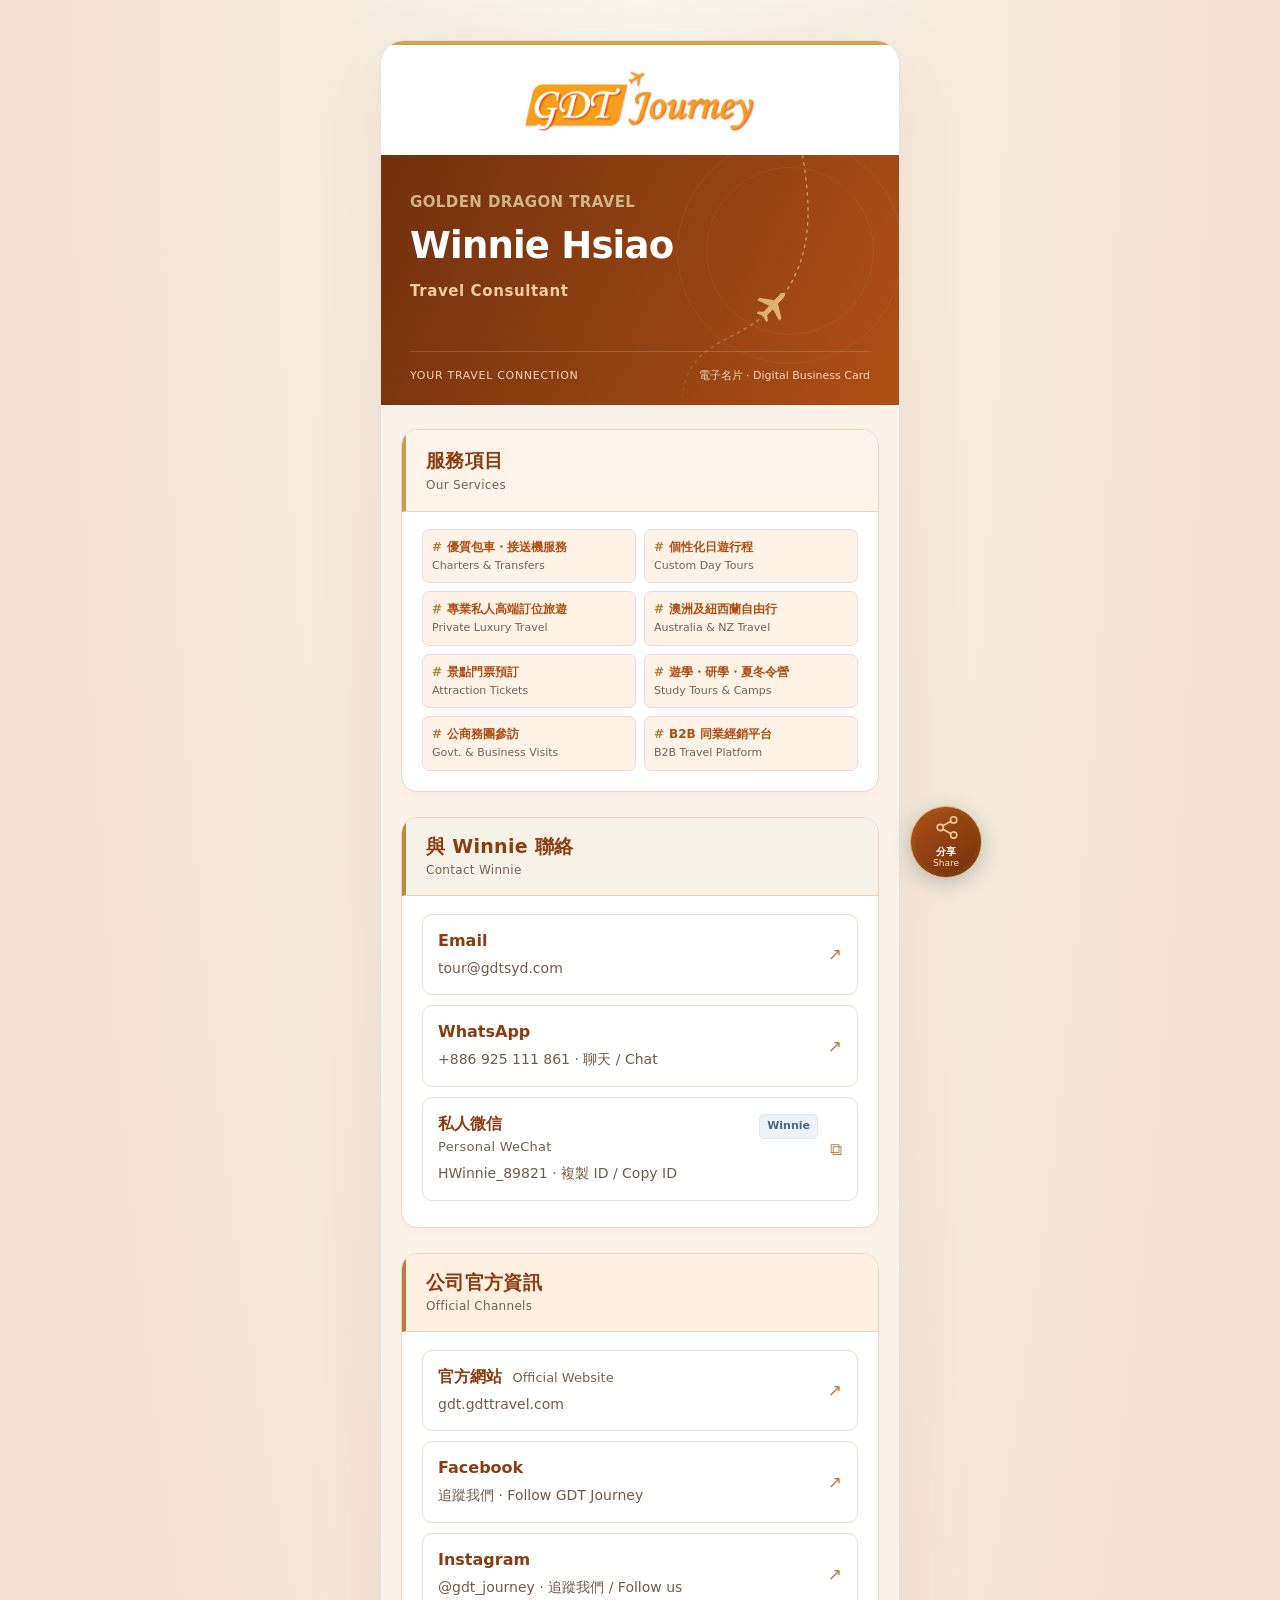
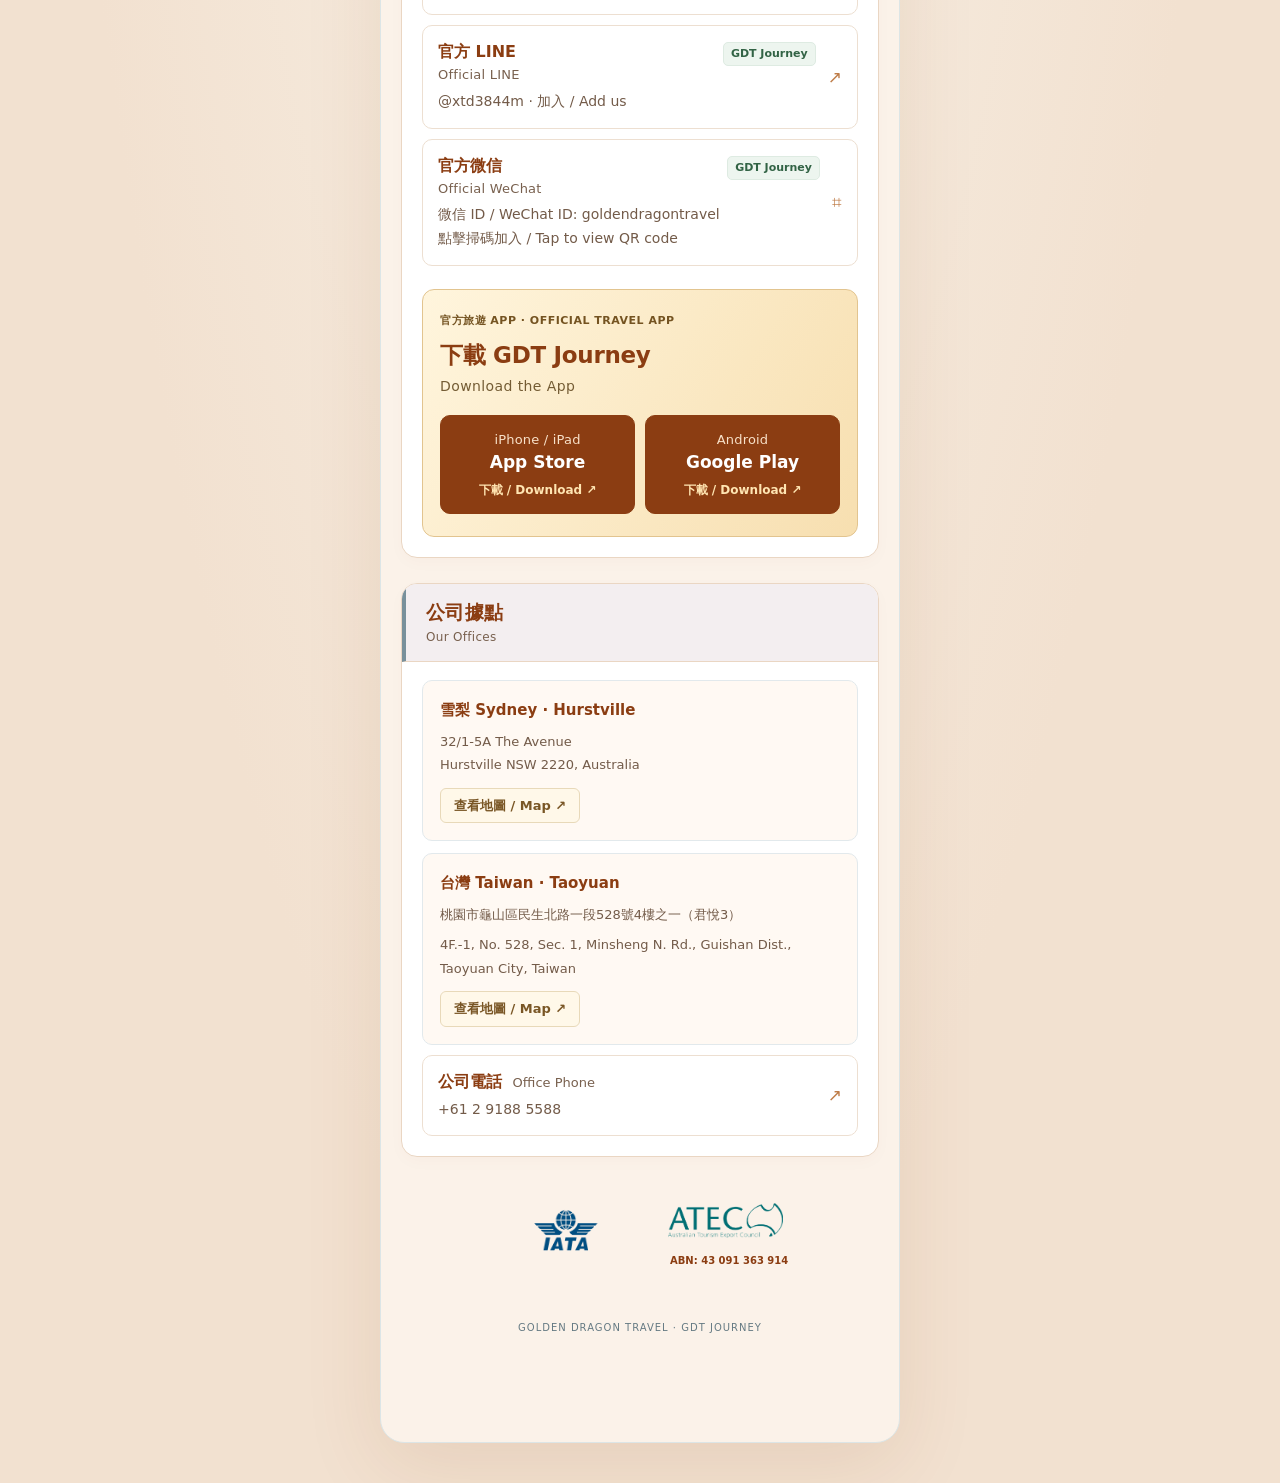
<file: Winnie-Hsiao/index.html>
<!doctype html>
<html lang="zh-Hant"><head><meta charset="utf-8"><meta name="viewport" content="width=device-width,initial-scale=1"><meta name="theme-color" content="#e69a22"><meta name="description" content="Golden Dragon Travel · Winnie Hsiao 電子名片 / Digital Business Card. Contact, offices and GDT Journey App."><title>Winnie Hsiao｜GDT Journey</title>
<style>
:root{--ink:#8b3d12;--muted:#5d737b;--gold:#d88d21;--line:#e3eaec;--green:#168442;--blue:#366690}*{box-sizing:border-box}body{margin:0;background:#f9ecdf;color:var(--ink);font:15px/1.65 system-ui,-apple-system,"Segoe UI",sans-serif}a{color:inherit;text-decoration:none}button{font:inherit;cursor:pointer}button,a{-webkit-tap-highlight-color:transparent}button:focus-visible,a:focus-visible{outline:3px solid #22839d;outline-offset:4px}.card{width:100%;max-width:500px;margin:32px auto;background:#f5f8f9;border-radius:26px;overflow:hidden;box-shadow:0 22px 70px #123c481a}.top{background:#fff;padding:25px 28px 27px;border-top:6px solid #e4a239;position:relative}.brand{height:100px;overflow:hidden;position:relative;max-width:350px;margin:0 auto 17px}.brand img{width:100%;position:absolute;top:50%;transform:translateY(-50%)}.eyebrow{font-size:10px;color:#916018;letter-spacing:2.8px;text-transform:uppercase}.top h1{font-size:36px;line-height:1.25;letter-spacing:-1px;margin:10px 0 5px}.role{margin:0 0 23px;font-size:14px;font-weight:650}.role span{color:var(--muted);font-weight:400;font-size:12px}.primary{display:flex;align-items:center;justify-content:center;width:100%;padding:13px 15px;min-height:49px;border:0;border-radius:12px;color:white;background:var(--ink);font-weight:650;font-size:14px}.content{padding:22px 20px 8px}.app-feature{padding:23px 20px;background:linear-gradient(130deg,#ffedbf,#f8cf82);border:1px solid #eabc6b;border-radius:18px;margin-bottom:22px;box-shadow:0 6px 18px #c5882010}.app-kicker{display:flex;align-items:center;gap:9px;color:#75470c;font-size:12px;font-weight:700;letter-spacing:1px}.app-symbol{display:inline-grid;place-items:center;width:35px;height:35px;border-radius:10px;background:#e98c18;color:white;font-size:12px;letter-spacing:0}.app-feature h2{font-size:27px;letter-spacing:-.5px;line-height:1.3;margin:13px 0 7px}.app-feature p{font-size:13px;color:#705426;margin:0 0 19px}.downloads{display:grid;grid-template-columns:1fr 1fr;gap:10px}.store{padding:13px 8px;border:1px solid #284b54;border-radius:12px;background:#8b3d12;color:white;text-align:center;font-size:17px;font-weight:650}.store span{display:block;color:#deeaed;font-size:11px;font-weight:400}.store b{display:block;color:#ffe0a8;font-size:12px;font-weight:600;margin-top:5px}.panel{background:white;border:1px solid var(--line);border-radius:18px;padding:20px 17px;margin-bottom:16px}.section-heading{display:flex;align-items:center;gap:11px;margin-bottom:17px}.section-heading h2{font-size:18px;line-height:1.4;margin:0;font-weight:750}.section-heading p{font-size:12px;color:var(--muted);margin:3px 0 0}.section-number{flex-shrink:0;display:grid;place-items:center;width:32px;height:36px;border-radius:9px;background:#fff4df;color:#946018;font-size:12px;font-weight:750}.quick{display:grid;grid-template-columns:repeat(4,1fr);gap:8px;border-bottom:1px solid #edf1f2;padding-bottom:17px;margin-bottom:13px}.quick a{display:flex;flex-direction:column;align-items:center;gap:6px;font-size:11px;white-space:nowrap}.icon{width:43px;height:43px;display:grid;place-items:center;border-radius:14px;background:#edf4f5;font-size:20px;font-weight:700}.row{display:flex;gap:11px;align-items:center;width:100%;text-align:left;padding:13px 12px;margin:9px 0 0;border:1px solid #e4eaec;background:white;border-radius:12px;min-height:68px;color:var(--ink)}.row>span:nth-child(2){min-width:0;flex:1}.row .mark{flex-shrink:0;width:27px;text-align:center;color:#bb7c22;font-size:21px;font-weight:650}.row strong{display:block;font-size:14px;font-weight:650}.row small{display:block;font-size:12px;color:var(--muted);overflow-wrap:anywhere;margin-top:2px}.arrow{color:#607c87;margin-left:auto;font-size:17px;flex-shrink:0}.company #facebook .mark{color:#2866b1}.line-section{margin:0}.line-section+.line-section{border-top:1px solid var(--line);padding-top:21px;margin-top:23px}.line-section .section-heading{margin:0 0 12px;gap:9px}.line-section .section-heading h2{font-size:15px}.line-section .section-heading p{font-size:11px}.service-icon{display:grid;place-items:center;width:31px;height:31px;border-radius:10px;background:#edf8ef;color:#168442;font-size:17px;font-weight:750;flex-shrink:0}.official-line{border-color:#d6e9dc;background:#f5fbf6}.official-line .mark{color:var(--green)}.personal-line{border-color:#eddfd1;background:#f6f9fd}.personal-line .mark{color:var(--blue)}.badge{display:inline-block;vertical-align:middle;font-size:10px;line-height:1.7;padding:1px 7px;margin-left:5px;border-radius:5px;letter-spacing:.5px;font-weight:650}.official{background:#e0f1e5;color:#21683b}.personal{background:#e5edf8;color:#365e8b}.location{padding:16px;background:#f5f8f9;border:1px solid #e7edef;border-radius:12px;margin-top:11px}.location strong{font-size:15px}.location p{font-size:12px;color:var(--muted);margin:5px 0 10px}.location a{font-size:12px;font-weight:600;display:inline-block;color:#946018;background:#fff3df;border:1px solid #eedfc3;padding:5px 12px;border-radius:7px}.share{background:#fff;border:1px solid #d4dfe3;color:var(--ink);margin-top:23px}.footer{text-align:center;color:#69818a;font-size:10px;letter-spacing:1.5px;padding:7px 15px 25px}#notice{min-height:23px;text-align:center;color:#926019;font-size:12px;margin-top:8px}#wechat-status:empty{display:none}dialog{border:0;border-radius:20px;width:min(350px,90vw);padding:25px;color:var(--ink);text-align:center;box-shadow:0 20px 80px #0003}dialog::backdrop{background:#12333db8}dialog h2{font-size:20px;margin:0}dialog p{font-size:13px}dialog img{display:block;width:240px;max-width:100%;height:auto;margin:18px auto}dialog .close{border:0;background:#fff4ea;color:var(--ink);border-radius:8px;padding:10px 28px}@media(max-width:520px){body{background:#f5f8f9}.card{margin:0 auto;border-radius:0;box-shadow:none}.top{padding:23px 25px}.content{padding:20px 16px 8px}}@media(max-width:360px){.panel{padding:18px 12px}.content{padding-left:12px;padding-right:12px}.top h1{font-size:32px}.role span{font-size:11px}.app-feature{padding:20px 16px}.store{font-size:15px}.row{padding:12px 9px;gap:7px}.row strong{font-size:13px}}@media(prefers-reduced-motion:no-preference){a,button{transition:filter .15s,box-shadow .15s}a:hover,button:hover{filter:brightness(.96)}}

/* Simplified contact rows and company App placement */
.row>span:first-child{min-width:0;flex:1}.row>span.arrow{flex:0 0 auto}.company .app-feature{margin:18px 0 0;padding:20px 16px}.line-section+.line-section{padding-top:14px;margin-top:16px}.role{margin-bottom:0}

/* One bilingual interface */
.en-heading{display:block;font-size:12px;font-weight:500;letter-spacing:.2px;color:var(--muted);margin-top:3px}.en-note{display:block;font-size:11px;line-height:1.6;margin-top:3px}.en-account{display:block;font-size:12px;font-weight:500;color:var(--muted)}.row strong:has(.en-account){position:relative;padding-right:88px}.row strong:has(.en-account)>.badge{position:absolute;right:0;top:2px}.app-feature .en-heading{color:#705426;font-size:15px}.store b{font-size:11px}.app-kicker{font-size:10px;letter-spacing:.3px}.location .en-note{margin-top:7px}.section-heading h2{line-height:1.4}@media(max-width:360px){.row strong:has(.en-account){padding-right:75px}.badge{font-size:9px;padding:1px 5px}.store b{font-size:10px}}

/* Refined brand layout; loaded after base styles. */
:root{--ink:#8b3d12;--muted:#78604e;--gold:#c8872c;--line:#eddfd1}
body{background:radial-gradient(ellipse at top,#faf7ef 0,#f2e1d0 70%);font-family:"Segoe UI","Microsoft JhengHei",system-ui,sans-serif;line-height:1.65}
.card{max-width:520px;margin:40px auto;background:#fbf2e9;border-radius:24px;box-shadow:0 22px 80px #8b3d121c;border:1px solid #dce5e6}
.top{padding:29px 30px 32px;background:linear-gradient(150deg,#fff 48%,#fff9ed);border-top:5px solid #d29a44;border-bottom:1px solid #e7dfcf}
.brand{height:99px;max-width:320px;margin:0 auto 26px}
.eyebrow{color:#82602e;font-size:10px;letter-spacing:2.7px;font-weight:600}
.top h1{font-size:36px;letter-spacing:-1.1px;line-height:1.25;margin:11px 0 8px;font-weight:650}
.role{display:inline-block;margin:0;padding:3px 12px;border:1px solid #e4d5b8;border-radius:6px;background:#fff8e9;color:#7a5727;font-size:12px;letter-spacing:1px;font-weight:600}
.content{padding:24px 20px 8px}
.panel{position:relative;background:#fff;border:1px solid #dbe4e7;border-radius:17px;padding:22px 18px 18px;margin-bottom:20px;box-shadow:0 3px 9px #8b3d1204}
.section-heading{gap:12px;align-items:center;margin-bottom:19px;padding-bottom:16px;border-bottom:1px solid #e8edef}
.section-number{height:36px;width:29px;border-radius:0;background:transparent;color:#a87b3c;font-size:12px;font-weight:650;border-right:1px solid #dfd1b8;padding-right:9px;letter-spacing:.5px}
.section-heading h2{font-size:18px;font-weight:700;line-height:1.4;letter-spacing:.3px}
.en-heading{color:#62777e;font-size:11px;letter-spacing:.7px;font-weight:450;margin-top:3px}
.row{margin-top:10px;padding:14px 15px;min-height:74px;border:1px solid #eddfd1;border-radius:11px;background:#fcfdfd;gap:12px}
.row strong{font-size:14px;font-weight:650;line-height:1.5}
.row small{font-size:12px;line-height:1.65;color:#78604e;margin-top:4px;overflow-wrap:anywhere}
.en-inline{font-size:12px;font-weight:450;color:#5c747c;margin-left:5px}
.arrow{color:#66818a;font-size:17px;align-self:center;min-width:22px;text-align:right}
.row>span:first-child{min-width:0;flex:1}.row>span.arrow{flex:0 0 auto}
.contact .row:first-of-type{border-left:3px solid #cfa255}
.company .app-feature{margin:22px 0 0;padding:22px 17px 18px;border-radius:13px;border:1px solid #d9b674;background:linear-gradient(135deg,#fff3d4,#f5d99f);box-shadow:none}
.app-kicker{color:#7c571d;letter-spacing:.9px;font-size:9px;font-weight:650}
.app-feature h2{font-size:23px;line-height:1.35;font-weight:700;margin:10px 0 19px;letter-spacing:-.3px}
.app-feature .en-heading{font-size:12px;color:#7c602f;letter-spacing:.4px;margin-top:4px}
.downloads{gap:10px}.store{border-radius:10px;background:#8b3d12;border:1px solid #8b3d12;font-size:17px;padding:14px 6px 13px;font-weight:650}
.store span{font-size:10px;color:#f8e1c9;letter-spacing:.2px}.store b{font-size:10px;font-weight:550;margin-top:7px;color:#ffe5b2}
.line-section+.line-section{border-top:1px solid #e2e8eb;margin-top:18px;padding-top:8px}
.official-line{background:#f3f9f5;border-color:#d5e6da;border-left:3px solid #69a27b}
.personal-line{background:#f4f7fc;border-color:#d8e3ef;border-left:3px solid #7497bd}
.row strong:has(.en-account){padding-right:90px;position:relative}
.en-account{display:block;font-size:11px;color:#546d77;font-weight:450;letter-spacing:.25px;margin-top:1px}
.badge{font-size:10px;letter-spacing:.1px;border-radius:5px;padding:2px 7px;line-height:1.5;font-weight:550;margin:0}
.row strong:has(.en-account)>.badge{right:0;top:2px}
.official{color:#386548;background:#e1eee4;border:1px solid #d3e4d7}.personal{color:#49698f;background:#e5edf7;border:1px solid #d9e3f1}
.location{background:#fff9f3;border:1px solid #e1e8eb;padding:16px;border-radius:11px;margin-top:12px}
.location strong{font-size:14px;font-weight:650}.location p{font-size:12px;color:#78604e;line-height:1.8;margin:7px 0 11px}.location .en-note{font-size:11px;margin-top:7px;line-height:1.75}
.location a{font-size:11px;color:#795625;background:#fff8e9;border:1px solid #e8d9b9;padding:6px 13px;border-radius:6px;min-height:35px}
.share{background:#8b3d12;color:white;border:1px solid #8b3d12;min-height:49px;border-radius:11px;font-size:13px;font-weight:550;letter-spacing:.3px;margin-top:24px}
.footer{color:#657a83;font-size:9px;letter-spacing:1.5px;padding:7px 12px 26px}
dialog .close{min-height:44px;background:#8b3d12;color:#fff}
@media(hover:hover){.row:hover{background:#f0f5f6;border-color:#9db2ba;filter:none}.store:hover,.share:hover{background:#245563;filter:none}.location a:hover{background:#f9edcf;filter:none}}
@media(prefers-reduced-motion:no-preference){.row,.store,.share{transition:background .15s,border-color .15s}}
@media(max-width:540px){body{background:#fbf2e9}.card{border:0;margin:0 auto;border-radius:0;box-shadow:none}.top{padding:25px 25px 29px}.content{padding:21px 16px 8px}}
@media(max-width:360px){.top{padding-left:21px;padding-right:21px}.top h1{font-size:32px}.brand{height:87px;margin-bottom:23px}.content{padding:17px 12px 8px}.panel{padding:19px 13px 15px}.row{padding:13px 11px;gap:7px}.section-heading h2{font-size:17px}.store{font-size:15px}.store b{font-size:9px}.app-kicker{font-size:8px}.row strong:has(.en-account){padding-right:76px}.badge{font-size:9px;padding:2px 5px}.en-inline{font-size:11px}}

.share-actions{display:grid;grid-template-columns:1.2fr 1fr;gap:10px;margin-top:24px}.share-actions .primary{margin:0;flex-direction:column;min-height:66px;padding:12px 8px;font-size:13px;letter-spacing:0}.share-actions .primary span{font-size:11px;font-weight:400;margin-top:2px}.copy-link{background:white;color:#8b3d12;border:1px solid #ddbb99}.copy-link:hover{color:white}#share-image-dialog{max-height:90dvh;overflow:auto;width:min(390px,94vw)}#share-image-dialog .designed-share-image{width:240px;max-width:100%;margin:12px auto}#card-link-input{width:100%;padding:12px;border:1px solid #ddbb99;border-radius:8px;font-size:13px}#share-image-dialog .primary{font-size:13px}

.floating-share{position:fixed;right:max(18px,env(safe-area-inset-right));bottom:calc(22px + env(safe-area-inset-bottom));z-index:20;width:62px;height:62px;border-radius:50%;border:1px solid #cda257;background:#8b3d12;color:#fff;display:flex;flex-direction:column;align-items:center;justify-content:center;box-shadow:0 5px 20px #143a4940;cursor:pointer;line-height:1.15}.floating-share>span:first-child{font-size:26px}.floating-label{font-size:10px;margin-top:2px;letter-spacing:1px}.footer{padding-bottom:100px}#share-image-dialog{position:relative;width:min(410px,94vw);max-height:92dvh;overflow:auto;padding:23px 18px 18px}#share-image-dialog h2{font-size:18px;padding:0 25px}.share-subtitle{margin:3px 0 12px;color:#5d737b;font-size:11px!important}.share-dismiss{position:absolute;right:9px;top:6px;border:0;background:transparent;color:#8b3d12;font-size:28px;width:40px;height:40px}#share-image-dialog .designed-share-image{width:auto;max-width:100%;height:min(48dvh,440px);object-fit:contain;margin:10px auto 15px}.dialog-actions{display:grid;grid-template-columns:1fr 1fr;gap:9px}.dialog-actions .primary{display:flex;flex-direction:column;gap:3px;margin:0;min-height:56px;padding:9px 5px;font-size:13px;line-height:1.4}.dialog-actions .primary span{display:block;font-size:10px;font-weight:400}.dialog-actions .copy-link{background:#f4f8f9;color:#8b3d12;border:1px solid #ddbb99}.save-image{display:inline-block;margin-top:8px;padding:7px 15px;color:#567079;font-size:11px}#share-feedback{font-size:12px;line-height:1.5;margin:10px 0 0}#share-feedback:empty{display:none}@media(min-width:700px){.floating-share{right:max(24px,calc((100vw - 520px)/2 - 82px))}}

/* Brand cover */
.top.cover{padding:0;background:#fff;border-top:4px solid #d4a34e;border-bottom:0;overflow:hidden}.cover-brand{padding:20px 27px 18px;display:flex;flex-direction:column;align-items:center;background:#fff}.cover-brand .brand{width:260px;max-width:85%;height:72px;margin:0 auto 8px}.cover-company{font-size:9px;color:#8a642b;letter-spacing:2.5px;font-weight:550}.cover-profile{position:relative;isolation:isolate;overflow:hidden;background:linear-gradient(115deg,#71300d,#ae5015);color:#fff;padding:24px 29px 20px;min-height:250px}.cover-art{position:absolute;inset:0;width:100%;height:100%;object-fit:cover;z-index:-1;pointer-events:none}.cover-route{display:inline-flex;align-items:center;gap:13px;border:1px solid #dcb77866;border-radius:30px;padding:5px 12px;color:#edcea0;font-size:9px;letter-spacing:1.6px;font-weight:600;background:#12333d66}.cover-route span{font-size:14px;line-height:1}.cover-identity{margin:29px 0 24px}.cover-intro{margin:0 0 8px;color:#f0d4b6;font-size:9px;letter-spacing:2px}.cover .top h1,.cover h1{font-size:37px;letter-spacing:-.8px;font-weight:650;color:#fff;line-height:1.2;margin:0 0 11px}.cover .role{padding:0;border:0;background:none;color:#edcea0;font-size:12px;letter-spacing:.6px;font-weight:450;margin:0}.cover .role-divider{color:#6c9199;font-size:12px;margin:0 9px}.cover-bottom{display:flex;justify-content:space-between;align-items:center;gap:12px;padding-top:15px;border-top:1px solid #ffffff24;font-size:10px;color:#f8e1c9}.cover-caption{font-size:9px;color:#f0d4b6;text-align:right}@media(max-width:360px){.cover-brand{padding:18px 20px 15px}.cover-brand .brand{height:66px;width:235px}.cover-profile{padding:22px 23px 18px;min-height:240px}.cover h1{font-size:33px}.cover-caption{font-size:8px}.cover-bottom{font-size:9px}}
/* Bold, readable typography */
body,button,input,a,p,span,small,strong,b,h1,h2,footer{font-weight:700!important}
.row strong{font-size:16px}.row small{font-size:14px;line-height:1.65}
.en-inline,.en-account,.en-heading{font-size:13px!important;line-height:1.6}
.section-heading h2{font-size:19px}.badge{font-size:11px;padding:3px 7px}
.row strong:has(.en-account){padding-right:103px}
.location strong{font-size:16px}.location p,.location .en-note{font-size:14px;line-height:1.8}.location a{font-size:13px}
.cover-company,.cover-route,.cover-intro{font-size:11px}.cover .role{font-size:15px}.cover-bottom,.cover-caption{font-size:12px}
.app-kicker{font-size:11px}.store span{font-size:13px}.store b{font-size:12px}.store{font-size:18px}
.footer{font-size:11px;letter-spacing:.8px}.dialog-actions .primary{font-size:15px}.dialog-actions .primary span,.share-subtitle{font-size:12px!important}.save-image{font-size:13px}.floating-label{font-size:11px}
@media(max-width:360px){.row strong:has(.en-account){padding-right:0}.row strong:has(.en-account)>.badge{position:static;display:inline-block;margin-top:5px}.cover-bottom{align-items:flex-start;flex-direction:column;gap:5px}.cover-caption{text-align:left}.store{font-size:16px}.store b{font-size:11px}.cover-company{letter-spacing:1.5px}.cover-intro{letter-spacing:1px}.row{padding:14px 11px}}.cover-brand .brand{margin-bottom:0}.cover-identity{margin-top:12px}.cover-profile{min-height:220px}
.cover-bottom>span:first-child{font-size:9px;letter-spacing:1px;color:#f0d4b6}.cover-intro{font-size:10px;letter-spacing:1.7px;color:#cfb586}.cover-art{opacity:1}.cover-bottom{position:relative}.cover-identity{position:relative}@media(max-width:360px){.cover-intro{font-size:9px;letter-spacing:1.1px}.cover-bottom>span:first-child{font-size:9px}}
.cover .cover-intro{font-size:15px;letter-spacing:.4px;line-height:1.5;margin-bottom:10px}@media(max-width:360px){.cover .cover-intro{font-size:15px;letter-spacing:0}}
.services{border-top:3px solid #cda257}.service-list{list-style:none;margin:0;padding:0;display:grid;grid-template-columns:1fr 1fr;column-gap:18px;row-gap:0}.service-list li{position:relative;padding:13px 0 14px 12px;border-top:1px solid #e6edef;min-width:0}.service-list li:nth-child(-n+2){border-top:0;padding-top:0}.service-list li:before{content:"";position:absolute;left:0;top:21px;width:3px;height:15px;border-radius:2px;background:#cda257}.service-list li:nth-child(-n+2):before{top:7px}.service-list strong{display:block;font-size:14px;line-height:1.65}.service-list li>span{display:block;font-size:12px;color:#78604e;line-height:1.65;margin-top:5px;overflow-wrap:anywhere}.memberships{margin-top:20px}.member-logos{display:grid;grid-template-columns:1fr 1fr;align-items:start;gap:18px}.member-logos figure{margin:0;text-align:center;min-width:0}.member-logo{height:100px;display:flex;align-items:center;justify-content:center;padding:8px;background:#fff}.member-logo img{max-width:100%;max-height:84px;width:auto;height:auto;object-fit:contain}.member-logos figcaption{font-size:12px;color:#78604e;letter-spacing:1px;margin-top:7px}.member-logos figure+figure{border-left:1px solid #e6edef;padding-left:18px}@media(max-width:360px){.service-list{grid-template-columns:1fr}.service-list li:nth-child(2){border-top:1px solid #e6edef;padding-top:13px}.service-list li:nth-child(2):before{top:21px}.member-logo{height:80px;padding:4px}.member-logo img{max-height:70px}.member-logos{gap:12px}.member-logos figure+figure{padding-left:12px}}
.member-logos .abn-number{font-size:12px;letter-spacing:0;white-space:nowrap;margin-top:10px;color:#8b3d12}@media(max-width:360px){.member-logos .abn-number{font-size:10px}}
/* Final information hierarchy: content and links retained. */
body{font-weight:500!important;color:#8b3d12}
p,span,small,a,input,button,footer{font-weight:500!important}
strong,b,h1,h2{font-weight:700!important}
.card{max-width:520px;background:#fbf2e9}.content{padding:24px 20px 8px}
.panel{padding:23px 20px 20px;margin-bottom:20px;border:1px solid #eddfd1;border-radius:16px;box-shadow:0 3px 12px #8b3d1204;background:#fff}
.section-heading{padding-bottom:15px;margin-bottom:17px;gap:0;border-bottom:1px solid #eee5e9}.section-number{display:none}
.section-heading h2{font-size:19px;letter-spacing:.3px}.section-heading .en-heading{font-size:13px!important;font-weight:500!important;letter-spacing:.3px;color:#78604e;margin-top:3px}
.row{padding:14px 15px;min-height:78px;border-radius:10px;border-color:#eddfd1;background:#fff;margin-top:10px}
.row strong{font-size:16px;font-weight:650!important;line-height:1.5}.row small{font-size:14px;line-height:1.7;font-weight:500!important;color:#735b49;margin-top:4px}
.en-inline{font-size:13px!important;font-weight:500!important;color:#78604e}.en-account{font-size:13px!important;font-weight:500!important;color:#78604e}
.arrow{font-weight:500!important;color:#be7b46}.contact .row:first-of-type{border-left:1px solid #eddfd1}
.official-line,.personal-line{background:#fff;border:1px solid #eddfd1}
.official,.personal{font-size:11px;font-weight:600!important;letter-spacing:0;padding:3px 7px}
.official{color:#326345;background:#edf5ef;border-color:#deebe2}.personal{color:#45678c;background:#eef3f9;border-color:#e1e8f2}
.line-section+.line-section{margin-top:19px;padding-top:9px;border-top:1px solid #e8dfe3}
.services{border-top:1px solid #eddfd1}.service-list{display:block;padding:0;margin:0;list-style:none}
.service-list li,.service-list li:nth-child(-n+2){padding:13px 0;border:0;border-bottom:1px solid #e8eef0;min-width:0}
.service-list li:first-child{padding-top:0}.service-list li:last-child{border-bottom:0;padding-bottom:0}.service-list li:before{display:none}
.service-list strong{font-size:15px;font-weight:650!important;line-height:1.6}.service-list li>span{display:block;font-size:13px;line-height:1.7;color:#78604e;margin-top:4px;font-weight:500!important}
.company .app-feature{padding:22px 17px;margin-top:23px;background:linear-gradient(120deg,#fff5dd,#f7dfb0);border:1px solid #e2c48f;border-radius:12px}
.app-kicker{font-size:11px;font-weight:650!important;letter-spacing:.5px;color:#745321}.app-feature h2{font-size:23px;margin:10px 0 18px}.app-feature .en-heading{font-size:14px!important;font-weight:500!important;color:#745c34}
.store{font-size:17px;font-weight:650!important;line-height:1.5;padding:14px 7px;border-radius:10px}.store span{font-size:13px;font-weight:500!important}.store b{font-size:12px;font-weight:600!important;margin-top:6px}
.location{background:#fff9f3;border:1px solid #e2e9ec;padding:17px;border-radius:10px}.location strong{font-size:15px;font-weight:650!important}.location p,.location .en-note{font-size:13px;font-weight:500!important;line-height:1.8;color:#735b49}.location a{font-size:13px;font-weight:600!important}
.memberships{padding:20px;margin-top:25px;border:0;background:transparent;box-shadow:none}.member-logo{background:transparent;height:83px;padding:6px}.member-logo img{max-height:70px}.member-logos figure+figure{border-color:#ead6c3}.member-logos .abn-number{font-size:12px;font-weight:600!important}
.cover h1{font-size:37px;font-weight:700!important}.cover .cover-intro,.cover .role{font-size:15px;font-weight:650!important}.cover-bottom span{font-size:11px!important;font-weight:500!important}.cover-bottom>span:first-child{letter-spacing:.7px}.footer{font-size:10px;font-weight:500!important;line-height:1.8;letter-spacing:1px;padding-bottom:105px}
.floating-share{width:62px;height:62px;border:1px solid #cda257;background:#8b3d12}.floating-label{font-size:11px;font-weight:650!important}
.dialog-actions .primary{font-size:15px;font-weight:650!important}.dialog-actions .primary span{font-size:12px;font-weight:500!important}
@media(max-width:540px){.content{padding:21px 16px 8px}}@media(max-width:360px){.content{padding:18px 12px 8px}.panel{padding:21px 15px 17px}.row{padding:14px 12px}.cover h1{font-size:33px}.store{font-size:16px}.store b{font-size:11px}.member-logos .abn-number{font-size:10px}}

/* Distinct sections and featured services */
.panel{margin-bottom:25px;border:1px solid #ead6c3;box-shadow:0 5px 16px #8b3d1206;padding-top:0;overflow:hidden}
.panel>.section-heading{margin:0 -20px 18px;padding:15px 20px 14px;background:#fff1e4;border-bottom:1px solid #ead6c3;border-left:4px solid #be7b46}
.panel>.section-heading h2{color:#8b3d12;font-size:19px}.panel>.section-heading .en-heading{color:#78604e;font-size:12px!important;margin-top:2px}
.panel.contact>.section-heading{border-left-color:#b98a3c;background:#f7f2e8}
.panel.messaging>.section-heading{border-left-color:#638b78;background:#edf4f0}
.panel.company>.section-heading{border-left-color:#be7b46;background:#fff0e2}
.panel.offices>.section-heading{border-left-color:#78909b;background:#f3eef0}
.panel.services{background:#fffaf0;border:1px solid #dfc18a;padding-bottom:19px}
.panel.services>.section-heading{background:#9d4815;border-left-color:#d3a457;border-bottom:0;margin-bottom:17px;padding-top:17px;padding-bottom:16px}
.panel.services>.section-heading h2{color:#fff}.panel.services>.section-heading .en-heading{color:#e6c997}
.service-list{display:grid;grid-template-columns:1fr 1fr;gap:11px;counter-reset:service}
.service-list li,.service-list li:nth-child(-n+2),.service-list li:first-child,.service-list li:last-child{position:relative;padding:16px 12px 14px;border:1px solid #eadabd;border-top:3px solid #d1a45c;border-radius:8px;background:#fff;min-width:0}
.service-list li:before{display:none}.service-list strong{font-size:14px;line-height:1.6;color:#9d4815}.service-list li>span{font-size:12px;line-height:1.6;margin-top:6px;color:#566f77}
.memberships{background:transparent;border:0;box-shadow:none;margin-top:5px;margin-bottom:8px;padding:10px 35px;overflow:visible}
.member-logos{max-width:280px;margin:0 auto;gap:20px;align-items:center}
.member-logo{height:56px;padding:4px}.member-logo img{max-width:115px;max-height:48px}.member-logos figure+figure{padding-left:20px;border:0}.member-logos .abn-number{font-size:10px;margin-top:5px}.footer{padding-top:0}
@media(max-width:540px){.panel>.section-heading{margin-left:-20px;margin-right:-20px}}
@media(max-width:360px){.panel>.section-heading{margin-left:-15px;margin-right:-15px;padding-left:15px;padding-right:15px}.service-list{gap:8px}.service-list li,.service-list li:nth-child(-n+2),.service-list li:first-child,.service-list li:last-child{padding:13px 9px 12px}.service-list strong{font-size:14px}.service-list li>span{font-size:12px}.memberships{padding:8px 10px}.member-logo img{max-width:100px}.member-logos .abn-number{font-size:9px}}
#share-image-dialog{padding-top:43px}.floating-share{width:66px;height:66px}.floating-share>span:first-child{font-size:23px}.floating-label{display:flex;flex-direction:column;gap:1px;font-size:10px;line-height:1.1;letter-spacing:0}.floating-label span{font-size:9px}.dialog-actions .primary{font-size:13px;min-height:60px}.dialog-actions .primary span{font-size:11px}.floating-share{width:72px;height:72px;background:linear-gradient(145deg,#ae5015,#71300d);border:1px solid #d5b274;box-shadow:0 5px 20px #143a4940,inset 0 0 0 4px #ffffff07;gap:4px}.floating-share .share-symbol{color:#edcf98;flex-shrink:0}.floating-share .floating-label{color:#fff;gap:2px}.floating-share .floating-label span{color:#f8e1c9}@media(hover:hover){.floating-share:hover{background:linear-gradient(145deg,#c86a27,#8b3d12);box-shadow:0 7px 24px #143a4955,inset 0 0 0 4px #ffffff0a}}/* Compact bilingual service tags */
.panel.services{background:#fff;border:1px solid #ead6c3;padding-bottom:20px}
.panel.services>.section-heading{background:#fff4ea;border-left-color:#c99b50;border-bottom:1px solid #ead6c3}
.panel.services>.section-heading h2{color:#8b3d12}.panel.services>.section-heading .en-heading{color:#78604e}
.service-list{display:flex;flex-wrap:wrap;gap:8px;align-items:flex-start}
.service-list li,.service-list li:nth-child(-n+2),.service-list li:first-child,.service-list li:last-child{display:inline-flex;flex-direction:column;max-width:100%;padding:7px 10px;border:1px solid #e8dbe2;border-radius:7px;background:#fff3e7;min-width:0}
.service-list strong{display:block;font-size:12px;line-height:1.5;color:#ae5015;font-weight:650!important}
.service-list strong:before{content:'#';margin-right:5px;color:#ad813d;font-weight:700}
.service-list li>span{display:block;font-size:11px;line-height:1.5;color:#78604e;margin:2px 0 0;font-weight:500!important;overflow-wrap:anywhere}
@media(max-width:360px){.service-list{gap:7px}.service-list li,.service-list li:nth-child(-n+2),.service-list li:first-child,.service-list li:last-child{padding:6px 9px}.service-list strong{font-size:12px}.service-list li>span{font-size:11px}}.service-list{display:grid;grid-template-columns:minmax(0,1fr) minmax(0,1fr);gap:8px}.service-list li,.service-list li:nth-child(-n+2),.service-list li:first-child,.service-list li:last-child{display:flex;width:100%;padding:8px 9px;justify-content:center}.service-list strong{font-size:12px;line-height:1.5}.service-list li>span{font-size:11px;line-height:1.5}@media(max-width:360px){.service-list{gap:6px}.service-list li,.service-list li:nth-child(-n+2),.service-list li:first-child,.service-list li:last-child{padding:7px}.service-list strong{font-size:11px}.service-list li>span{font-size:10px}}.cover-profile{display:flex;flex-direction:column;min-height:250px}.cover-profile .cover-identity{margin-bottom:24px}.cover-profile .cover-bottom{margin-top:auto;width:100%}@media(max-width:360px){.cover-profile{min-height:240px}}</style></head><body><main class="card"><header class="top cover"><div class="cover-brand"><div class="brand"><img src="assets/logo.png" alt="GDT Journey"></div></div><div class="cover-profile"><svg class="cover-art" viewBox="0 0 520 300" fill="none" aria-hidden="true"><circle cx="440" cy="115" r="135" stroke="#FFFFFF" stroke-opacity=".07"/><circle cx="440" cy="115" r="100" stroke="#FFFFFF" stroke-opacity=".07"/><defs><linearGradient id="flight-fade" x1="0" y1="0" x2="0" y2="300" gradientUnits="userSpaceOnUse"><stop offset="0" stop-color="#E4BE7B" stop-opacity=".65"/><stop offset=".55" stop-color="#E4BE7B" stop-opacity=".72"/><stop offset=".78" stop-color="#E4BE7B" stop-opacity=".3"/><stop offset="1" stop-color="#E4BE7B" stop-opacity=".06"/></linearGradient></defs><path d="M310 300C312 237 352 229 385 209C418 190 436 168 448 140C468 94 462 44 455 0" stroke="url(#flight-fade)" stroke-width="1.6" stroke-dasharray="3 6" stroke-linecap="round"/><g transform="translate(420 180) rotate(43) scale(1)"><path d="M0-19C2-19 3-17 3-14V-5L18 5V9L3 4V14L8 18V21L0 18-8 21V18L-3 14V4L-18 9V5L-3-5V-14C-3-17-2-19 0-19Z" fill="#E4BE7B" fill-opacity=".9" stroke-linejoin="round"/></g></svg><div class="cover-identity"><p class="cover-intro">GOLDEN DRAGON TRAVEL</p><h1>Winnie Hsiao</h1><p class="role">Travel Consultant</p></div><div class="cover-bottom"><span>YOUR TRAVEL CONNECTION</span><span class="cover-caption">電子名片 · Digital Business Card</span></div></div></header><div class="content"><section class="panel services" aria-labelledby="services-title"><div class="section-heading"><div><h2 id="services-title">服務項目<span class="en-heading" lang="en">Our Services</span></h2></div></div><ul class="service-list"><li><strong>優質包車・接送機服務</strong><span lang="en">Charters &amp; Transfers</span></li><li><strong>個性化日遊行程</strong><span lang="en">Custom Day Tours</span></li><li><strong>專業私人高端訂位旅遊</strong><span lang="en">Private Luxury Travel</span></li><li><strong>澳洲及紐西蘭自由行</strong><span lang="en">Australia &amp; NZ Travel</span></li><li><strong>景點門票預訂</strong><span lang="en">Attraction Tickets</span></li><li><strong>遊學・研學・夏冬令營</strong><span lang="en">Study Tours &amp; Camps</span></li><li><strong>公商務團參訪</strong><span lang="en">Govt. &amp; Business Visits</span></li><li><strong>B2B 同業經銷平台</strong><span lang="en">B2B Travel Platform</span></li></ul></section><section class="panel contact"><div class="section-heading"><span class="section-number">01</span><div><h2>與 Winnie 聯絡<span class="en-heading" lang="en">Contact Winnie</span></h2></div></div><a class="row" href="mailto:tour@gdtsyd.com"><span><strong>Email</strong><small>tour@gdtsyd.com</small></span><span class="arrow">↗</span></a><a class="row" href="https://wa.me/886925111861" target="_blank" rel="noopener"><span><strong>WhatsApp</strong><small>+886 925 111 861 · 聊天 / Chat</small></span><span class="arrow">↗</span></a><button class="row personal-line" onclick="copyWinnieWechat()"><span><strong>私人微信 <span class="en-account" lang="en">Personal WeChat</span><span class="badge personal">Winnie</span></strong><small>HWinnie_89821 · 複製 ID / Copy ID</small></span><span class="arrow">⧉</span></button><p id="winnie-wechat-status" role="status" style="font-size:12px;color:#78604e;margin:6px 0"></p></section><section class="panel company"><div class="section-heading"><span class="section-number">02</span><div><h2>公司官方資訊<span class="en-heading" lang="en">Official Channels</span></h2></div></div><a class="row" href="https://gdt.gdttravel.com" target="_blank" rel="noopener"><span><strong>官方網站 <span class="en-inline" lang="en">Official Website</span></strong><small>gdt.gdttravel.com</small></span><span class="arrow">↗</span></a><a class="row" id="facebook" href="assets/facebook.jpg"><span><strong>Facebook</strong><small>追蹤我們 · Follow GDT Journey</small></span><span class="arrow">↗</span></a><a class="row" id="instagram" href="https://www.instagram.com/gdt_journey/" target="_blank" rel="noopener"><span><strong>Instagram</strong><small>@gdt_journey · 追蹤我們 / Follow us</small></span><span class="arrow">↗</span></a><a class="row official-line" id="line" href="assets/line.jpg"><span><strong>官方 LINE <span class="en-account" lang="en">Official LINE</span><span class="badge official">GDT Journey</span></strong><small>@xtd3844m · 加入 / Add us</small></span><span class="arrow">↗</span></a><button class="row official-line" onclick="showQR('官方微信 / Official WeChat','wechat','請用微信掃描 / Scan with WeChat · ID: goldendragontravel')"><span><strong>官方微信 <span class="en-account" lang="en">Official WeChat</span><span class="badge official">GDT Journey</span></strong><small>微信 ID / WeChat ID: goldendragontravel<br>點擊掃碼加入 / Tap to view QR code</small></span><span class="arrow">⌗</span></button><section class="app-feature" aria-labelledby="app-title"><div class="app-kicker">官方旅遊 APP · OFFICIAL TRAVEL APP</div><h2 id="app-title">下載 GDT Journey<span class="en-heading" lang="en">Download the App</span></h2><div class="downloads"><a class="store" id="app-store" href="assets/app-store.jpg"><span>iPhone / iPad</span>App Store <b>下載 / Download ↗</b></a><a class="store" id="google-play" href="assets/google-play.jpg"><span>Android</span>Google Play <b>下載 / Download ↗</b></a></div></section></section><section class="panel offices"><div class="section-heading"><span class="section-number">04</span><div><h2>公司據點<span class="en-heading" lang="en">Our Offices</span></h2></div></div><div class="location"><strong>雪梨 Sydney · Hurstville</strong><p>32/1-5A The Avenue<br>Hurstville NSW 2220, Australia</p><a href="https://www.google.com/maps/search/?api=1&amp;query=32%2F1-5A%20The%20Avenue%20Hurstville%20NSW%202220" target="_blank" rel="noopener">查看地圖 / Map ↗</a></div><div class="location"><strong>台灣 Taiwan · Taoyuan</strong><p>桃園市龜山區民生北路一段528號4樓之一（君悅3）<span class="en-note" lang="en">4F.-1, No. 528, Sec. 1, Minsheng N. Rd., Guishan Dist., Taoyuan City, Taiwan</span></p><a href="https://www.google.com/maps/search/?api=1&amp;query=桃園市龜山區民生北路一段528號" target="_blank" rel="noopener">查看地圖 / Map ↗</a></div><a class="row" href="tel:+61291885588"><span><strong>公司電話 <span class="en-inline" lang="en">Office Phone</span></strong><small>+61 2 9188 5588</small></span><span class="arrow">↗</span></a></section><section class="panel memberships" aria-label="IATA and ATEC"><div class="member-logos"><figure><div class="member-logo"><img src="assets/iata.png" alt="IATA — International Air Transport Association" loading="lazy"></div></figure><figure><div class="member-logo"><img src="assets/atec.png" alt="ATEC — Australian Tourism Export Council" loading="lazy"></div><figcaption class="abn-number">ABN: 43 091 363 914</figcaption></figure></div></section><div id="notice" role="status"></div></div><footer class="footer">GOLDEN DRAGON TRAVEL · GDT JOURNEY</footer></main><dialog id="qr"><h2 id="qrTitle"></h2><img id="qrImage" alt="微信 QR Code / WeChat QR code"><p id="qrHelp"></p><button class="close" onclick="document.getElementById('qr').close()">關閉 / Close</button></dialog><script>const destinations={
 'google-play':'https://play.google.com/store/apps/details?id=com.goldendragon.gdtjourney&pcampaignid=web_share',
 'app-store':'https://apps.apple.com/us/app/gdt-journey/id6502626351',
 facebook:'https://www.facebook.com/GoldenDragon/',
 line:'https://line.me/ti/p/%40xtd3844m'
};
for(const [id,url] of Object.entries(destinations)){const element=document.getElementById(id);element.href=url;element.target='_blank';element.rel='noopener'}
</script><script>
function showQR(title,file,help='請使用對應 App 掃碼 / Scan with the relevant app'){document.getElementById('qrTitle').textContent=title;document.getElementById('qrImage').src='assets/'+file+'.jpg';document.getElementById('qrHelp').textContent=help;document.getElementById('qr').showModal()}
document.getElementById('qr').addEventListener('click',e=>{if(e.target===e.currentTarget)e.currentTarget.close()});
</script><button class="floating-share" type="button" onclick="offerShareImage()" aria-label="出示 QR Code 或分享名片 / Show QR code or share card"><svg class="share-symbol" width="25" height="25" viewBox="0 0 28 28" fill="none" aria-hidden="true"><path d="M10 12L19 7M10 16L19 21" stroke="currentColor" stroke-width="1.7" stroke-linecap="round"/><circle cx="7" cy="14" r="3.5" stroke="currentColor" stroke-width="1.7"/><circle cx="22" cy="5.5" r="3.5" stroke="currentColor" stroke-width="1.7"/><circle cx="22" cy="22.5" r="3.5" stroke="currentColor" stroke-width="1.7"/></svg><span class="floating-label">分享<span lang="en">Share</span></span></button><dialog id="share-image-dialog" aria-label="分享名片 / Share Card"><button class="share-dismiss" type="button" onclick="this.closest('dialog').close()" aria-label="關閉 / Close">×</button><img class="designed-share-image" src="assets/winnie-share-card-v2.png" alt="Winnie Hsiao 名片 QR Code / Scan for Winnie’s card"><div class="dialog-actions"><button class="primary" onclick="shareCard()">分享名片 QR Code<span lang="en">Share QR Card</span></button><button class="primary copy-link" onclick="shareCardLink()">分享名片連結<span lang="en">Share Card Link</span></button></div><p id="share-feedback" role="status"></p><a class="save-image" href="assets/winnie-share-card-v2.png" download="Winnie-GDT-business-card-v2.png">儲存圖片 / Save Image</a></dialog><dialog id="copy-link-dialog"><h2>名片連結 / Card Link</h2><p>請複製下方網址 / Copy the URL below</p><input id="card-link-input" aria-label="名片連結 / Card URL" readonly><p><button class="close" onclick="this.closest('dialog').close()">關閉 / Close</button></p></dialog><script>const cardPublicURL='https://gdtsyd.github.io/business-card/Winnie-Hsiao/index.html';
function offerShareImage(){const d=document.getElementById('share-image-dialog');document.getElementById('share-feedback').textContent='';if(!d.open)d.showModal()}
async function shareCard(){
 const status=document.getElementById('notice');
 if(location.protocol==='file:'){document.getElementById('share-feedback').textContent='請點「儲存圖片」後分享 / Save the image below to share.';return}
 try{
  const response=await fetch('assets/winnie-share-card-v2.png');if(!response.ok)throw Error('Image unavailable');
  const file=new File([await response.blob()],'Winnie-GDT-business-card-v2.png',{type:'image/png'});
  if(navigator.canShare&&navigator.canShare({files:[file]})){await navigator.share({files:[file],title:'Winnie Hsiao · GDT Journey'});return}
  document.getElementById('share-feedback').textContent='此瀏覽器請儲存圖片後分享 / Save the image below to share.';
 }catch(e){if(e.name!=='AbortError')document.getElementById('share-feedback').textContent='請儲存圖片後分享 / Save the image below to share.'}
}
async function copyCardLink(){
 const status=document.getElementById('share-feedback');
 try{await navigator.clipboard.writeText(cardPublicURL);status.textContent='名片連結已複製 / Card link copied'}
 catch{const input=document.getElementById('card-link-input');input.value=cardPublicURL;document.getElementById('copy-link-dialog').showModal();input.focus();input.select()}
}
</script><script>async function shareCardLink(){
 if(navigator.share && location.protocol!=='file:'){
  try{await navigator.share({title:'Winnie Hsiao · GDT Journey',url:cardPublicURL});return}
  catch(e){if(e.name==='AbortError')return}
 }
 await copyCardLink();
}</script><script>
async function copyWinnieWechat(){const id='HWinnie_89821',status=document.getElementById('winnie-wechat-status');try{await navigator.clipboard.writeText(id);status.textContent='已複製 / Copied. Search this ID in WeChat: '+id}catch{status.textContent='請複製 ID 到微信搜尋 / Copy this ID and search in WeChat: '+id}}
</script></body></html>
</file>
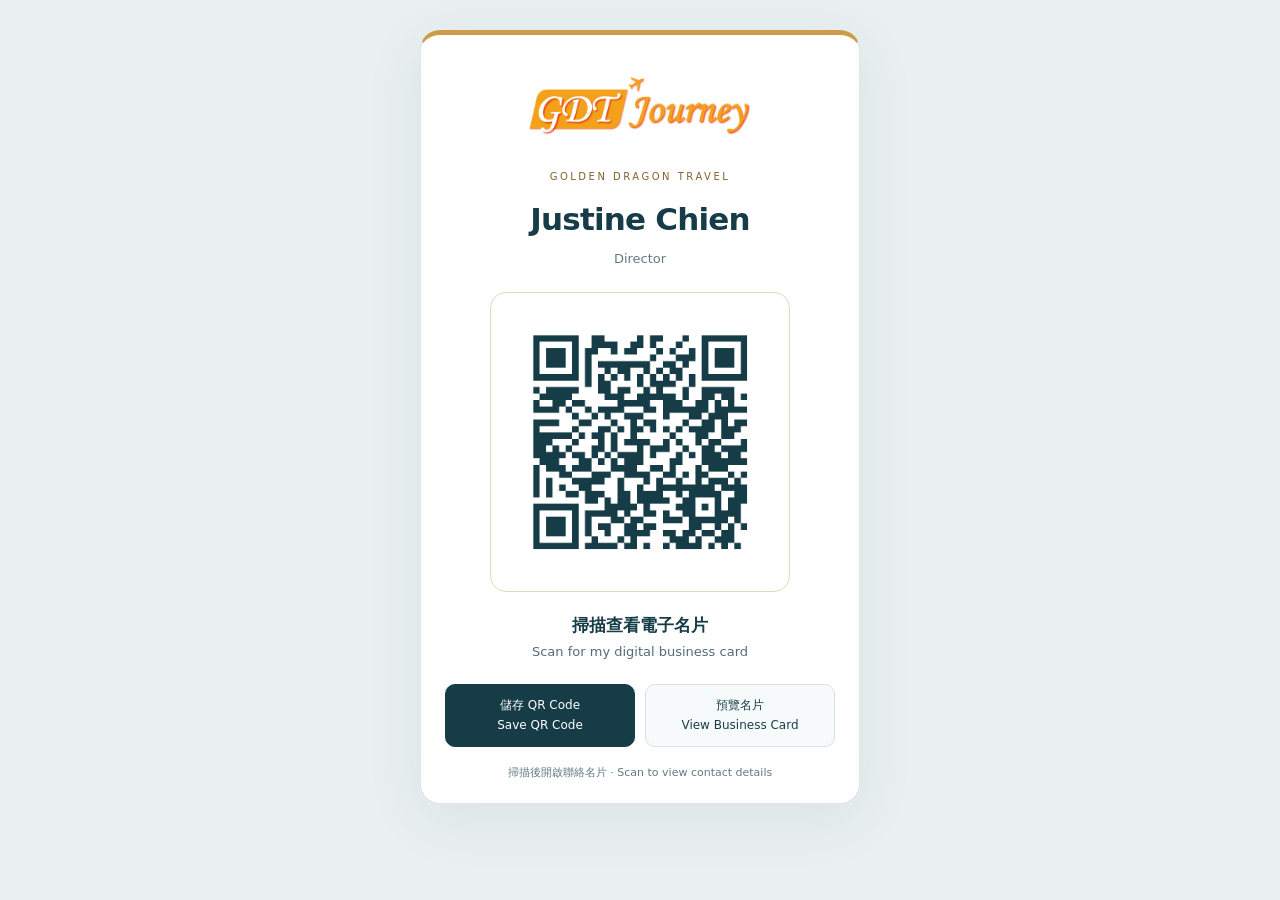
<file: justine/share.html>
<!doctype html>
<html lang="zh-Hant"><head><meta charset="utf-8"><meta name="viewport" content="width=device-width,initial-scale=1"><meta name="theme-color" content="#163d47"><title>出示名片 · Justine Chien</title><style>
*{box-sizing:border-box}body{margin:0;background:#eaf0f1;color:#163d47;font-family:"Segoe UI","Microsoft JhengHei",system-ui,sans-serif;line-height:1.6}.display{max-width:440px;margin:30px auto;padding:28px 24px 22px;text-align:center;background:#fff;border:1px solid #dfe7e9;border-top:5px solid #cf9b4a;border-radius:20px;box-shadow:0 14px 60px #163d4714}.brand{width:250px;max-width:85%;height:85px;position:relative;overflow:hidden;margin:0 auto 21px}.brand img{position:absolute;width:100%;top:50%;left:0;transform:translateY(-50%)}.company{font-size:10px;letter-spacing:2.5px;color:#83612f;margin:0}h1{font-size:31px;margin:10px 0 0;font-weight:650;letter-spacing:-.8px}.role{font-size:13px;color:#647b83;margin:4px 0 23px}.qr{padding:16px;background:white;border:1px solid #e5d7ba;border-radius:16px;max-width:300px;margin:0 auto}.qr img{width:100%;height:auto;display:block}h2{font-size:17px;margin:20px 0 2px}.english{font-size:13px;color:#526c76;margin:0 0 22px}.actions{display:grid;grid-template-columns:1fr 1fr;gap:10px}a{display:block;border:1px solid #d8e2e5;border-radius:10px;color:#163d47;text-decoration:none;padding:11px 5px;font-size:12px;background:#f7fafb}a.primary{background:#163d47;color:#fff;border-color:#163d47}a:focus-visible{outline:3px solid #c9943c;outline-offset:3px}.note{font-size:11px;color:#627a83;margin:17px 0 0}@media(max-width:480px){body{background:#fff}.display{margin:0 auto;border-radius:0;box-shadow:none;border-left:0;border-right:0;border-bottom:0;min-height:100svh;padding-top:24px}}@media(max-height:700px){.brand{height:61px;margin-bottom:10px}.role{margin-bottom:13px}.qr{max-width:250px}h2{margin-top:12px}.english{margin-bottom:15px}}
</style></head><body><main class="display"><div class="brand"><img src="assets/logo.png" alt="GDT Journey"></div><p class="company">GOLDEN DRAGON TRAVEL</p><h1>Justine Chien</h1><p class="role">Director</p><div class="qr"><img src="assets/business-card-qr.png" alt="掃描查看 Justine 的名片 / Scan for Justine’s digital business card" width="720" height="720"></div><h2>掃描查看電子名片</h2><p class="english" lang="en">Scan for my digital business card</p><div class="actions"><a class="primary" href="assets/justine-share-card.png" download="Justine-GDT-business-card.png">儲存 QR Code<br><span lang="en">Save QR Code</span></a><a href="index.html">預覽名片<br><span lang="en">View Business Card</span></a></div><p class="note">掃描後開啟聯絡名片 · Scan to view contact details</p></main></body></html>
</file>
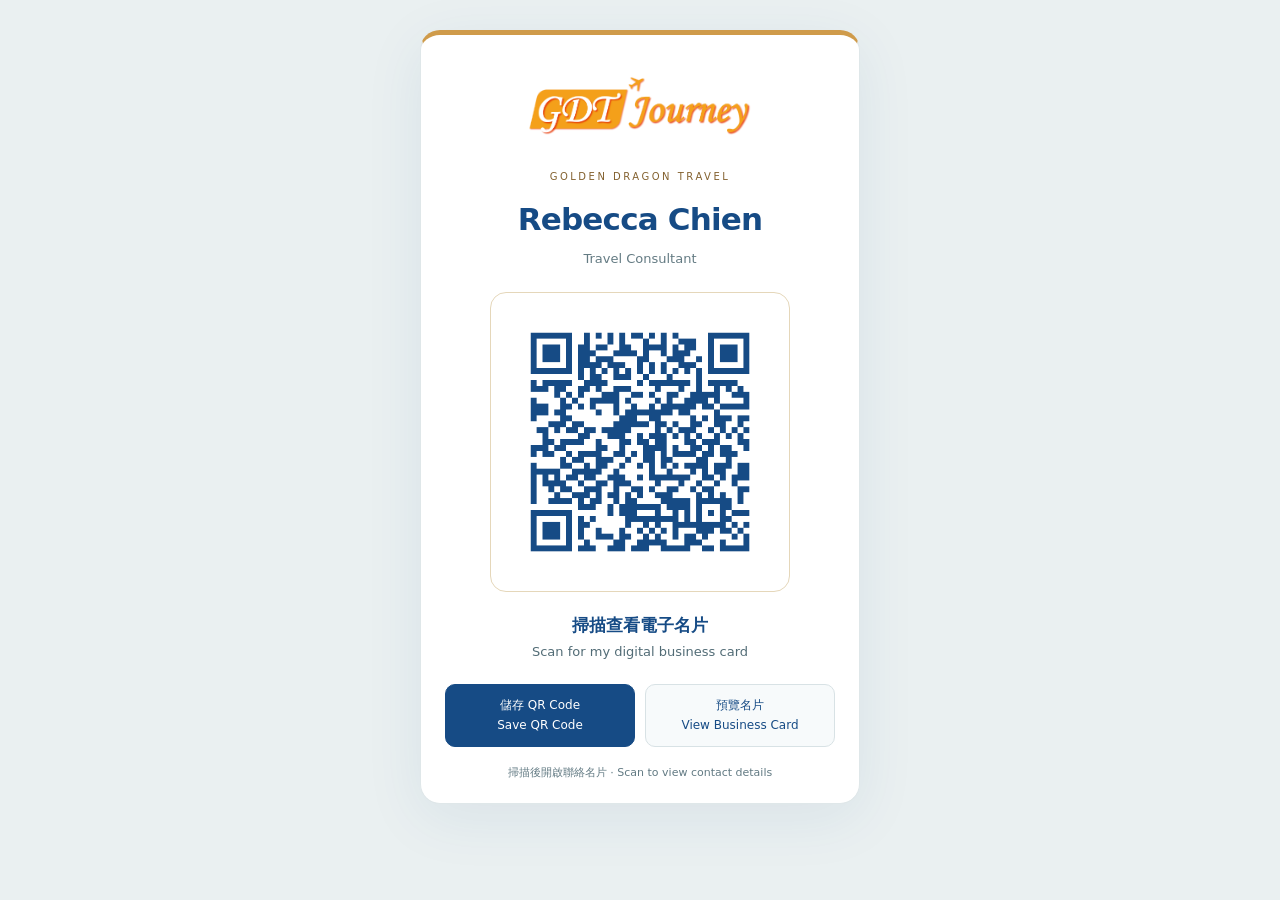
<file: Rebecca-Chien/share.html>
<!doctype html>
<html lang="zh-Hant"><head><meta charset="utf-8"><meta name="viewport" content="width=device-width,initial-scale=1"><meta name="theme-color" content="#164b85"><title>出示名片 · Rebecca Chien</title><style>
*{box-sizing:border-box}body{margin:0;background:#eaf0f1;color:#164b85;font-family:"Segoe UI","Microsoft JhengHei",system-ui,sans-serif;line-height:1.6}.display{max-width:440px;margin:30px auto;padding:28px 24px 22px;text-align:center;background:#fff;border:1px solid #dfe7e9;border-top:5px solid #cf9b4a;border-radius:20px;box-shadow:0 14px 60px #164b8514}.brand{width:250px;max-width:85%;height:85px;position:relative;overflow:hidden;margin:0 auto 21px}.brand img{position:absolute;width:100%;top:50%;left:0;transform:translateY(-50%)}.company{font-size:10px;letter-spacing:2.5px;color:#83612f;margin:0}h1{font-size:31px;margin:10px 0 0;font-weight:650;letter-spacing:-.8px}.role{font-size:13px;color:#647b83;margin:4px 0 23px}.qr{padding:16px;background:white;border:1px solid #e5d7ba;border-radius:16px;max-width:300px;margin:0 auto}.qr img{width:100%;height:auto;display:block}h2{font-size:17px;margin:20px 0 2px}.english{font-size:13px;color:#526c76;margin:0 0 22px}.actions{display:grid;grid-template-columns:1fr 1fr;gap:10px}a{display:block;border:1px solid #d8e2e5;border-radius:10px;color:#164b85;text-decoration:none;padding:11px 5px;font-size:12px;background:#f7fafb}a.primary{background:#164b85;color:#fff;border-color:#164b85}a:focus-visible{outline:3px solid #c9943c;outline-offset:3px}.note{font-size:11px;color:#627a83;margin:17px 0 0}@media(max-width:480px){body{background:#fff}.display{margin:0 auto;border-radius:0;box-shadow:none;border-left:0;border-right:0;border-bottom:0;min-height:100svh;padding-top:24px}}@media(max-height:700px){.brand{height:61px;margin-bottom:10px}.role{margin-bottom:13px}.qr{max-width:250px}h2{margin-top:12px}.english{margin-bottom:15px}}
</style></head><body><main class="display"><div class="brand"><img src="assets/logo.png" alt="GDT Journey"></div><p class="company">GOLDEN DRAGON TRAVEL</p><h1>Rebecca Chien</h1><p class="role">Travel Consultant</p><div class="qr"><img src="assets/rebecca-qr-v2.png" alt="掃描查看 Rebecca 的名片 / Scan for Rebecca’s digital business card" width="720" height="720"></div><h2>掃描查看電子名片</h2><p class="english" lang="en">Scan for my digital business card</p><div class="actions"><a class="primary" href="assets/rebecca-share-card-v2.png" download="Rebecca-GDT-business-card-v2.png">儲存 QR Code<br><span lang="en">Save QR Code</span></a><a href="index.html">預覽名片<br><span lang="en">View Business Card</span></a></div><p class="note">掃描後開啟聯絡名片 · Scan to view contact details</p></main></body></html>
</file>
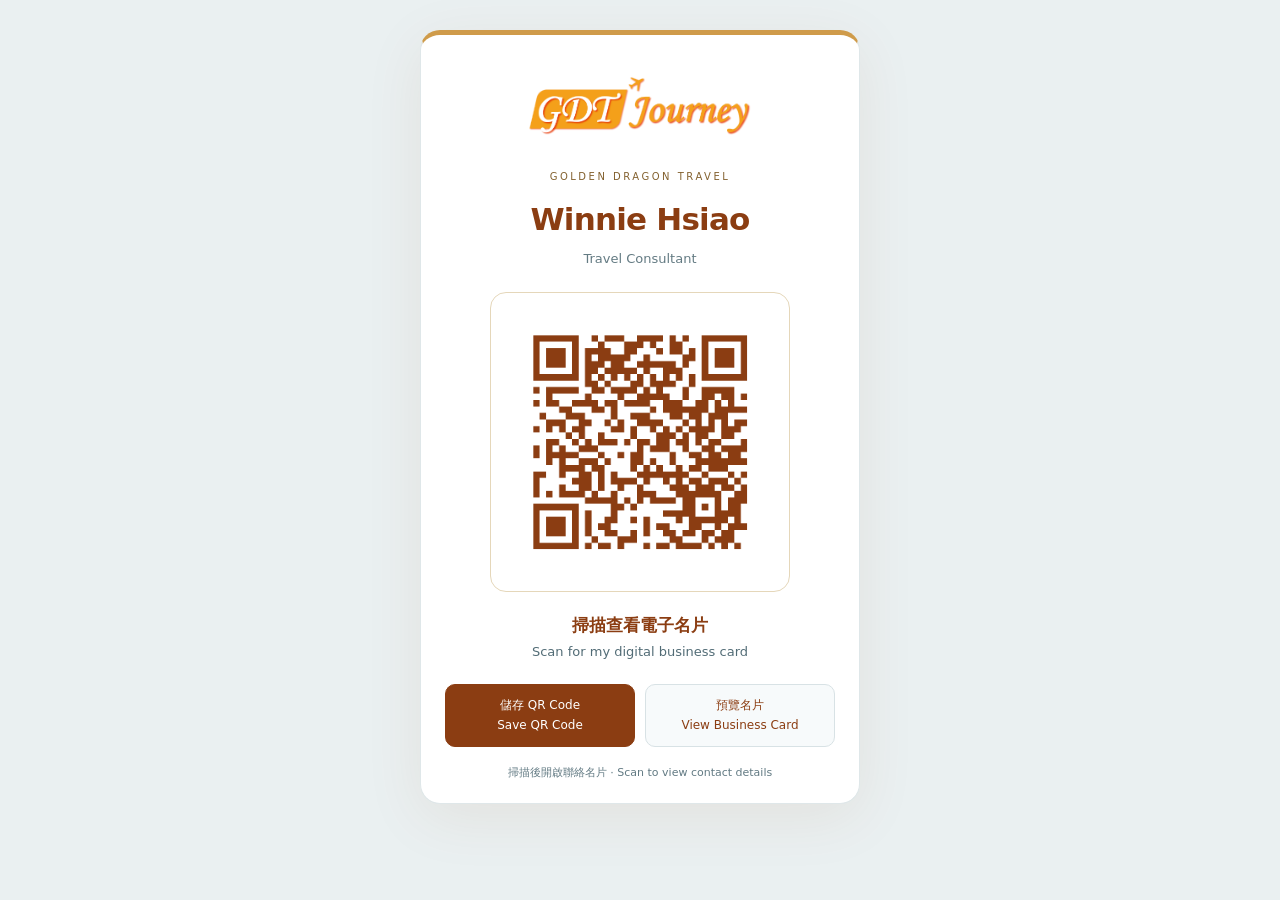
<file: Winnie-Hsiao/share.html>
<!doctype html>
<html lang="zh-Hant"><head><meta charset="utf-8"><meta name="viewport" content="width=device-width,initial-scale=1"><meta name="theme-color" content="#8b3d12"><title>出示名片 · Winnie Hsiao</title><style>
*{box-sizing:border-box}body{margin:0;background:#eaf0f1;color:#8b3d12;font-family:"Segoe UI","Microsoft JhengHei",system-ui,sans-serif;line-height:1.6}.display{max-width:440px;margin:30px auto;padding:28px 24px 22px;text-align:center;background:#fff;border:1px solid #dfe7e9;border-top:5px solid #cf9b4a;border-radius:20px;box-shadow:0 14px 60px #8b3d1214}.brand{width:250px;max-width:85%;height:85px;position:relative;overflow:hidden;margin:0 auto 21px}.brand img{position:absolute;width:100%;top:50%;left:0;transform:translateY(-50%)}.company{font-size:10px;letter-spacing:2.5px;color:#83612f;margin:0}h1{font-size:31px;margin:10px 0 0;font-weight:650;letter-spacing:-.8px}.role{font-size:13px;color:#647b83;margin:4px 0 23px}.qr{padding:16px;background:white;border:1px solid #e5d7ba;border-radius:16px;max-width:300px;margin:0 auto}.qr img{width:100%;height:auto;display:block}h2{font-size:17px;margin:20px 0 2px}.english{font-size:13px;color:#526c76;margin:0 0 22px}.actions{display:grid;grid-template-columns:1fr 1fr;gap:10px}a{display:block;border:1px solid #d8e2e5;border-radius:10px;color:#8b3d12;text-decoration:none;padding:11px 5px;font-size:12px;background:#f7fafb}a.primary{background:#8b3d12;color:#fff;border-color:#8b3d12}a:focus-visible{outline:3px solid #c9943c;outline-offset:3px}.note{font-size:11px;color:#627a83;margin:17px 0 0}@media(max-width:480px){body{background:#fff}.display{margin:0 auto;border-radius:0;box-shadow:none;border-left:0;border-right:0;border-bottom:0;min-height:100svh;padding-top:24px}}@media(max-height:700px){.brand{height:61px;margin-bottom:10px}.role{margin-bottom:13px}.qr{max-width:250px}h2{margin-top:12px}.english{margin-bottom:15px}}
</style></head><body><main class="display"><div class="brand"><img src="assets/logo.png" alt="GDT Journey"></div><p class="company">GOLDEN DRAGON TRAVEL</p><h1>Winnie Hsiao</h1><p class="role">Travel Consultant</p><div class="qr"><img src="assets/winnie-qr-v2.png" alt="掃描查看 Winnie 的名片 / Scan for Winnie’s digital business card" width="720" height="720"></div><h2>掃描查看電子名片</h2><p class="english" lang="en">Scan for my digital business card</p><div class="actions"><a class="primary" href="assets/winnie-share-card-v2.png" download="Winnie-GDT-business-card-v2.png">儲存 QR Code<br><span lang="en">Save QR Code</span></a><a href="index.html">預覽名片<br><span lang="en">View Business Card</span></a></div><p class="note">掃描後開啟聯絡名片 · Scan to view contact details</p></main></body></html>
</file>
